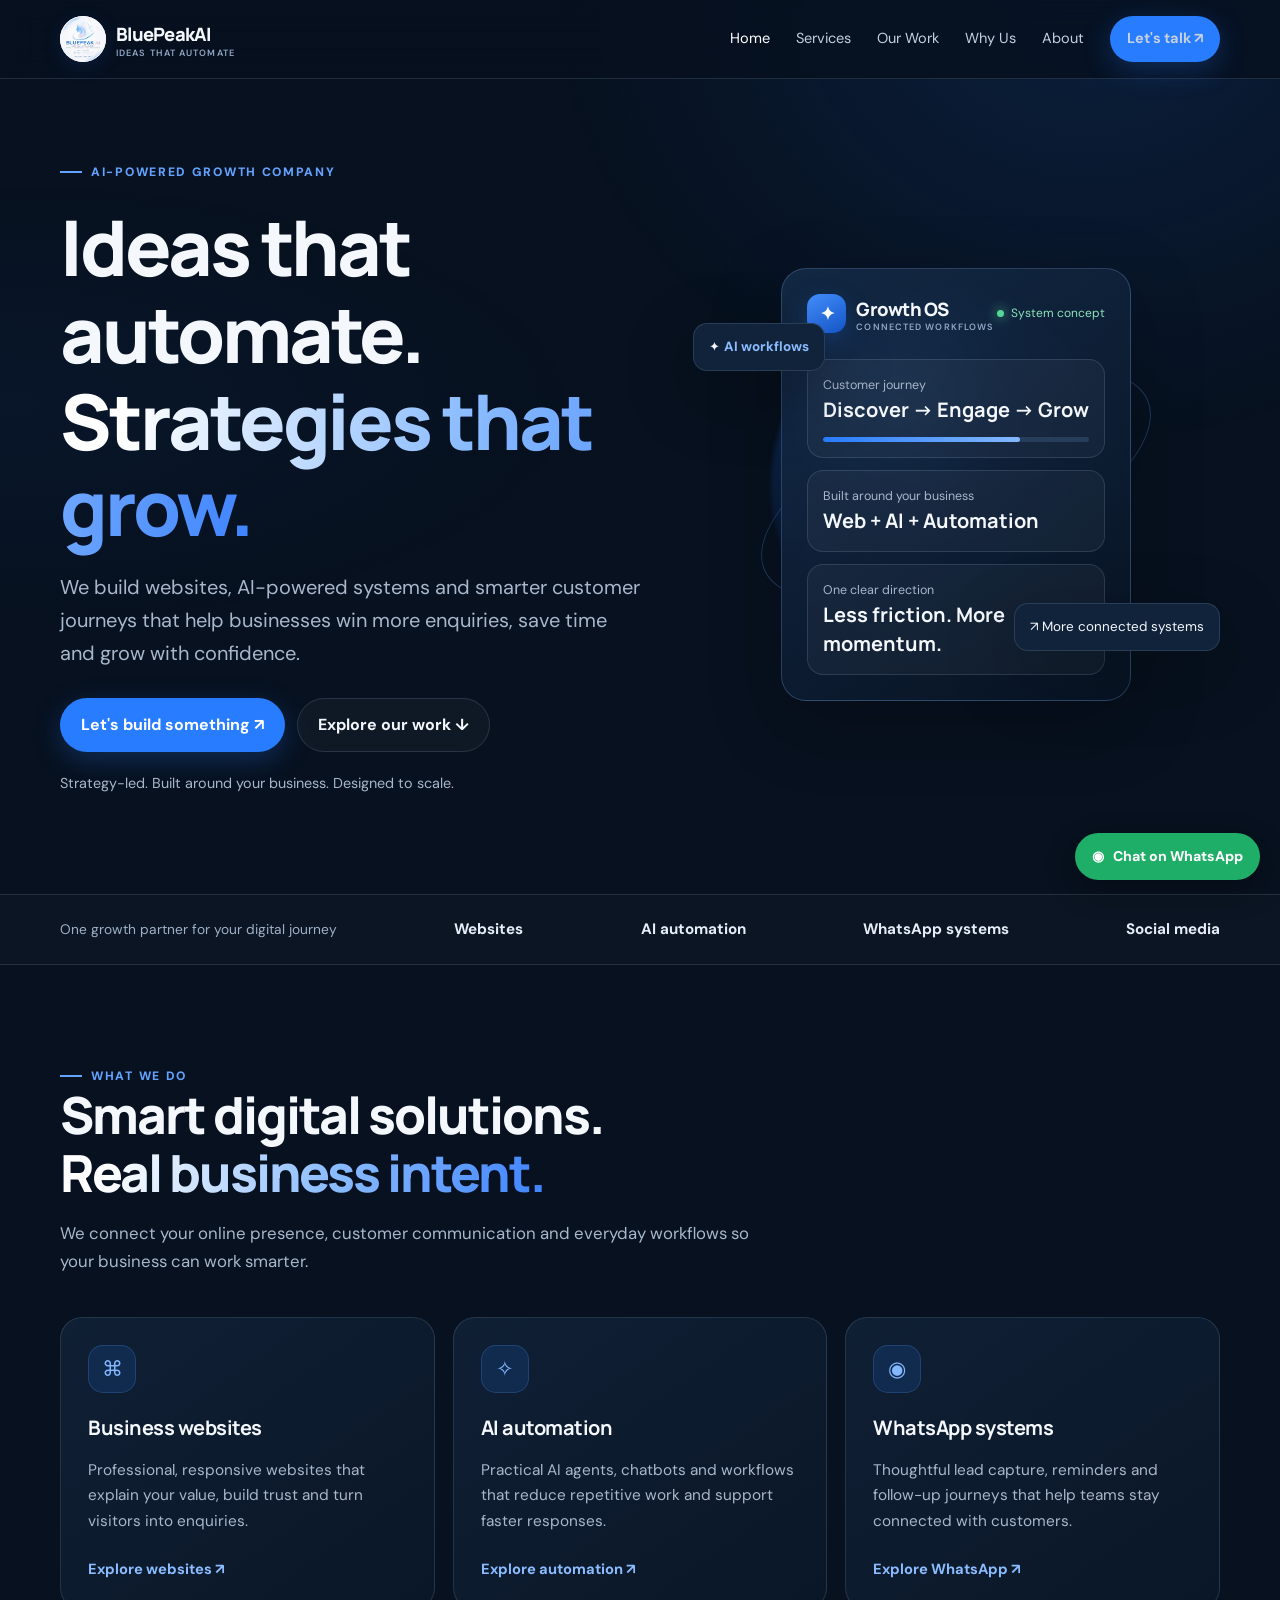
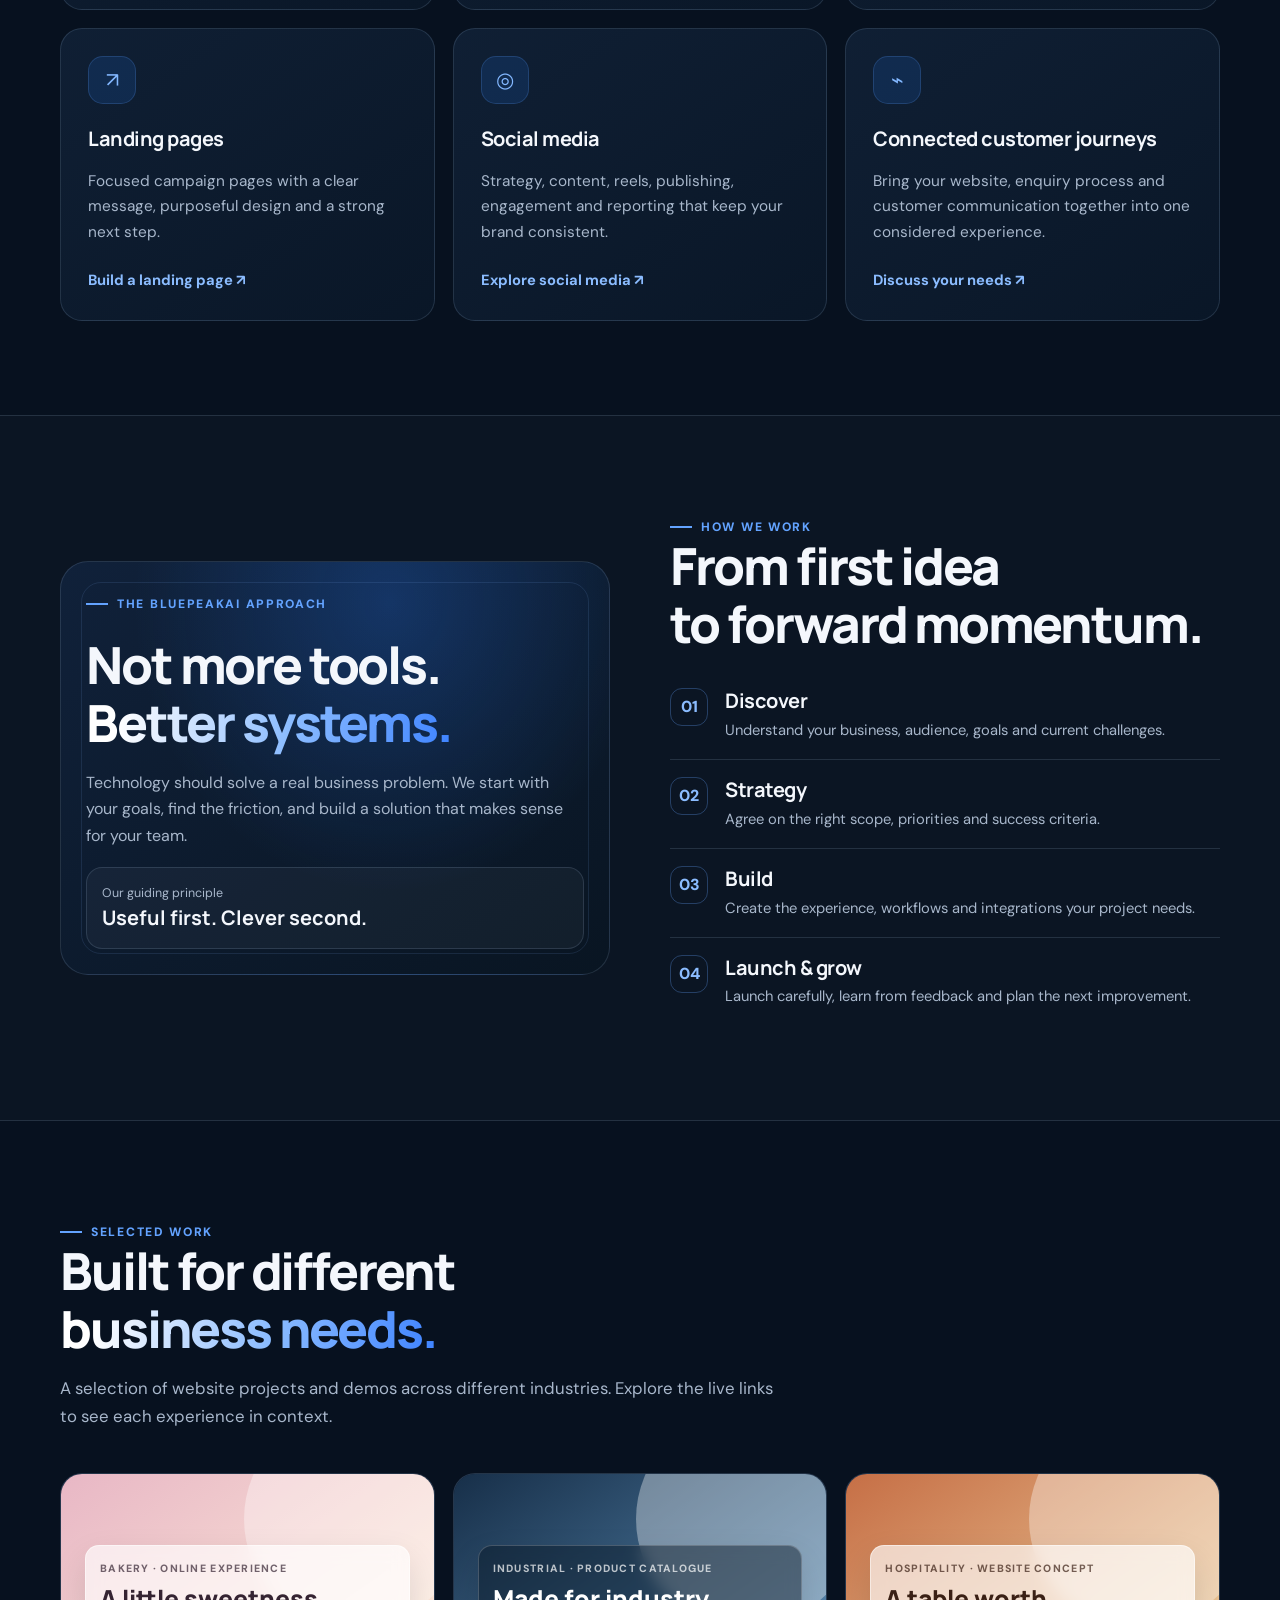
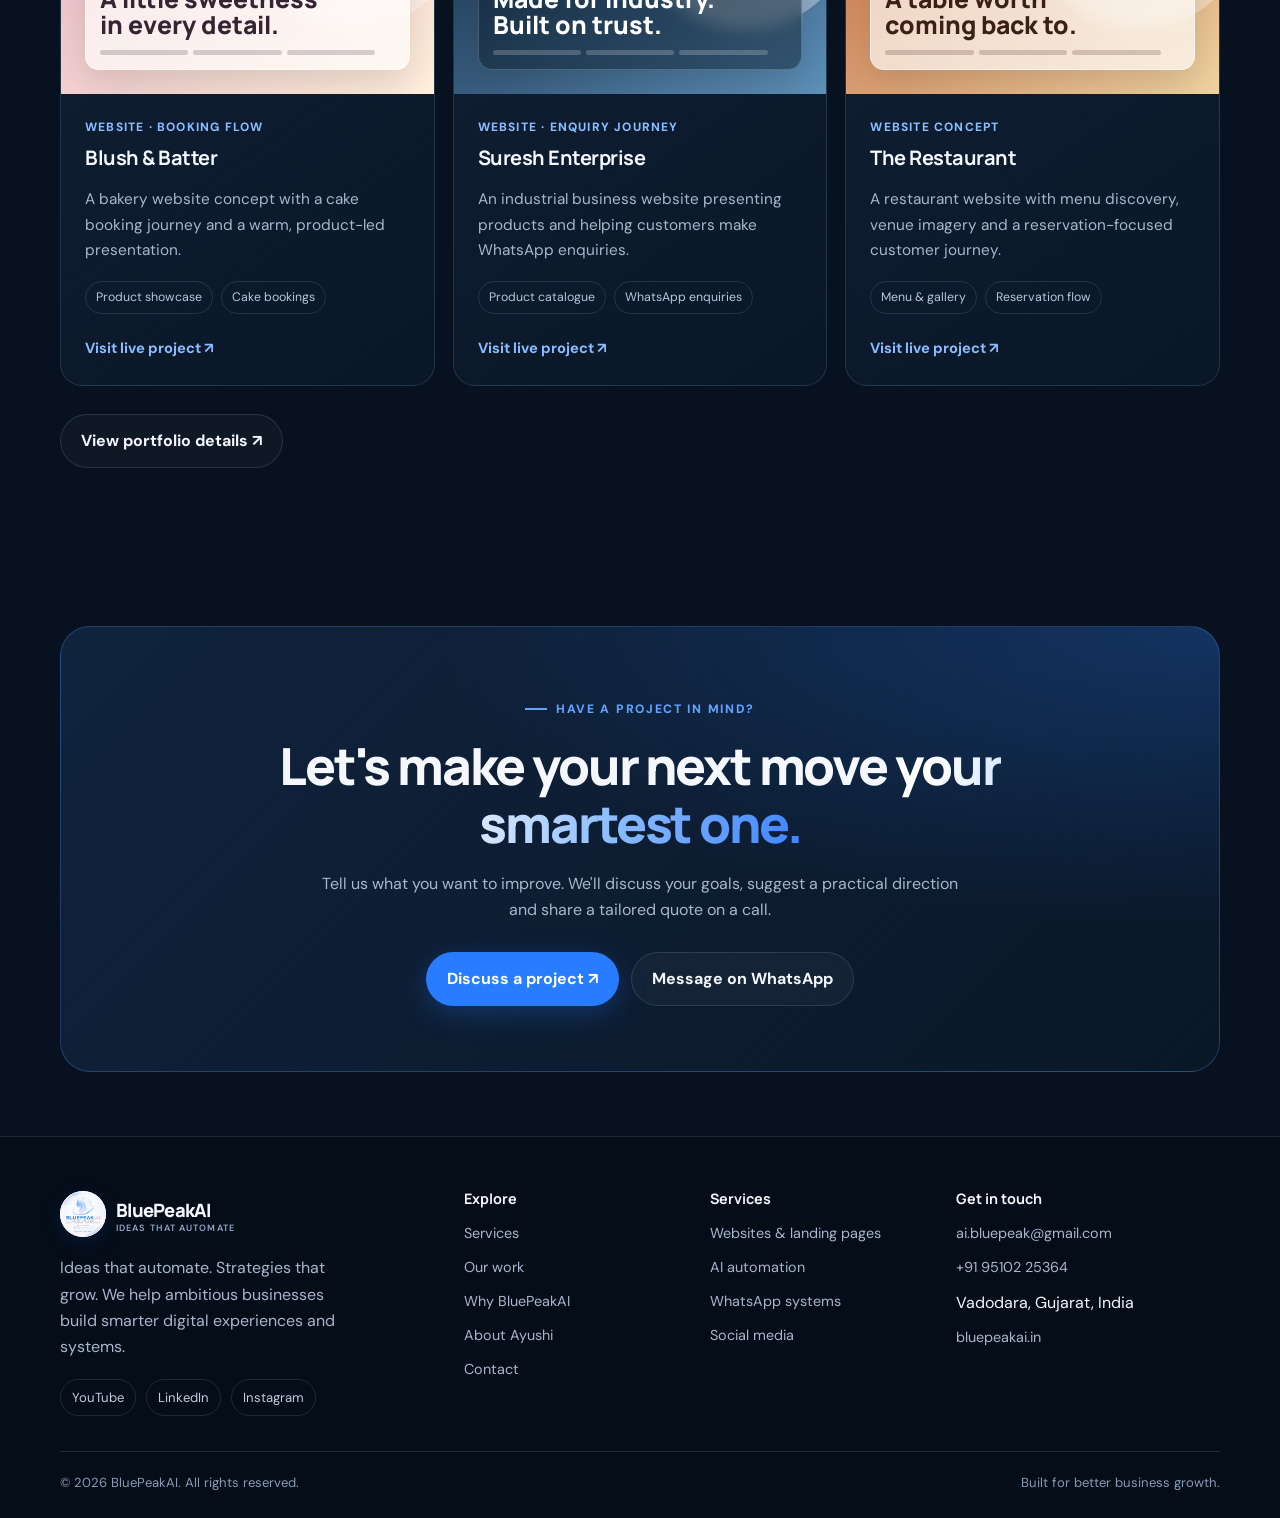
<file: index.html>
<!doctype html>
<html lang="en"><head>
<meta charset="utf-8"><meta name="viewport" content="width=device-width,initial-scale=1">
<title>BluePeakAI | AI Automation, Websites & Business Growth</title>
<meta name="description" content="BluePeakAI helps businesses grow with high-converting websites, AI automation, chatbots, WhatsApp systems and social media services. Based in Vadodara, India.">
<meta name="robots" content="index,follow"><link rel="canonical" href="https://bluepeakai.in/">
<meta name="theme-color" content="#07111f"><meta property="og:type" content="website"><meta property="og:title" content="BluePeakAI | Ideas that automate. Strategies that grow."><meta property="og:description" content="Websites, AI automation and intelligent systems for business growth."><meta property="og:url" content="https://bluepeakai.in/">
<link rel="icon" href="assets/favicon.svg" type="image/svg+xml"><link rel="stylesheet" href="assets/styles.css">
<script type="application/ld+json">{"@context":"https://schema.org","@type":"ProfessionalService","name":"BluePeakAI","url":"https://bluepeakai.in/","description":"AI-powered growth company offering websites, AI automation, chatbots, WhatsApp systems and social media services.","email":"ai.bluepeak@gmail.com","telephone":"+91-95102-25364","founder":{"@type":"Person","name":"Ayushi Krunal Shah"},"address":{"@type":"PostalAddress","addressLocality":"Vadodara","addressRegion":"Gujarat","addressCountry":"IN"}}</script>
</head><body><a class="skip-link" href="#main" style="position:absolute;left:-9999px;top:auto">Skip to content</a>
<div class="nav-wrap"><div class="container nav">
  <a class="brand" href="index.html" aria-label="BluePeakAI home">
    <img class="brand-logo" src="assets/bluepeakai-logo.jpg" alt="BluePeakAI logo"><span class="brand-wordmark">BluePeakAI<small>IDEAS THAT AUTOMATE</small></span>
  </a>
  <button class="menu-toggle" type="button" aria-label="Open navigation menu" aria-expanded="false">☰</button>
  <nav class="nav-links" aria-label="Main navigation">
    <a data-page="index.html" href="index.html">Home</a>
    <a data-page="services.html" href="services.html">Services</a>
    <a data-page="work.html" href="work.html">Our Work</a>
    <a data-page="why-us.html" href="why-us.html">Why Us</a><a data-page="about.html" href="about.html">About</a>
    <a class="btn btn-primary nav-cta" data-page="contact.html" href="contact.html">Let's talk ↗</a>
  </nav>
</div></div><main id="main">
<section class="hero"><div class="container hero-grid"><div class="hero-copy reveal"><span class="eyebrow">AI-powered growth company</span><h1>Ideas that automate.<br><span class="gradient-text">Strategies that grow.</span></h1><p class="lead">We build websites, AI-powered systems and smarter customer journeys that help businesses win more enquiries, save time and grow with confidence.</p><div class="btn-row"><a class="btn btn-primary" href="contact.html">Let's build something ↗</a><a class="btn btn-secondary" href="work.html">Explore our work ↓</a></div><p class="small" style="margin-top:20px">Strategy-led. Built around your business. Designed to scale.</p></div>
<div class="hero-art reveal" aria-label="Illustration of connected AI business systems"><div class="orb"></div><div class="orbit one"></div><div class="orbit two"></div><div class="orbit three"></div><div class="float-tag tag-a">✦ <b>AI workflows</b></div><div class="float-tag tag-b">↗ More connected systems</div><div class="core-card"><div class="core-top"><div class="brand"><span class="brand-mark">✦</span><span>Growth OS<small>CONNECTED WORKFLOWS</small></span></div><span class="live">System concept</span></div><div class="metric"><span>Customer journey</span><strong>Discover → Engage → Grow</strong><div class="metric-bar"><i></i></div></div><div class="metric"><span>Built around your business</span><strong>Web + AI + Automation</strong></div><div class="metric"><span>One clear direction</span><strong>Less friction. More momentum.</strong></div></div></div></div></section>
<div class="trust-strip"><div class="container trust-inner"><span>One growth partner for your digital journey</span><strong>Websites</strong><strong>AI automation</strong><strong>WhatsApp systems</strong><strong>Social media</strong></div></div>
<section class="section"><div class="container"><div class="section-head reveal"><span class="eyebrow">What we do</span><h2>Smart digital solutions.<br><span class="gradient-text">Real business intent.</span></h2><p>We connect your online presence, customer communication and everyday workflows so your business can work smarter.</p></div><div class="grid-3">
<article class="card reveal"><div class="icon-box">⌘</div><h3>Business websites</h3><p>Professional, responsive websites that explain your value, build trust and turn visitors into enquiries.</p><a class="text-link" href="services.html#websites">Explore websites ↗</a></article>
<article class="card reveal"><div class="icon-box">✧</div><h3>AI automation</h3><p>Practical AI agents, chatbots and workflows that reduce repetitive work and support faster responses.</p><a class="text-link" href="services.html#automation">Explore automation ↗</a></article>
<article class="card reveal"><div class="icon-box">◉</div><h3>WhatsApp systems</h3><p>Thoughtful lead capture, reminders and follow-up journeys that help teams stay connected with customers.</p><a class="text-link" href="services.html#whatsapp">Explore WhatsApp ↗</a></article>
<article class="card reveal"><div class="icon-box">↗</div><h3>Landing pages</h3><p>Focused campaign pages with a clear message, purposeful design and a strong next step.</p><a class="text-link" href="services.html#websites">Build a landing page ↗</a></article>
<article class="card reveal"><div class="icon-box">◎</div><h3>Social media</h3><p>Strategy, content, reels, publishing, engagement and reporting that keep your brand consistent.</p><a class="text-link" href="services.html#social">Explore social media ↗</a></article>
<article class="card reveal"><div class="icon-box">⌁</div><h3>Connected customer journeys</h3><p>Bring your website, enquiry process and customer communication together into one considered experience.</p><a class="text-link" href="contact.html">Discuss your needs ↗</a></article>
</div></div></section>
<section class="section" style="background:rgba(255,255,255,.018);border-block:1px solid var(--line)"><div class="container split"><div class="visual-panel reveal"><span class="eyebrow">The BluePeakAI approach</span><h2 style="margin-top:22px">Not more tools.<br><span class="gradient-text">Better systems.</span></h2><p>Technology should solve a real business problem. We start with your goals, find the friction, and build a solution that makes sense for your team.</p><div class="metric"><span>Our guiding principle</span><strong>Useful first. Clever second.</strong></div></div><div class="reveal"><span class="eyebrow">How we work</span><h2>From first idea<br>to forward momentum.</h2><div class="process-step"><span class="step-number">01</span><div><h3>Discover</h3><p>Understand your business, audience, goals and current challenges.</p></div></div><div class="process-step"><span class="step-number">02</span><div><h3>Strategy</h3><p>Agree on the right scope, priorities and success criteria.</p></div></div><div class="process-step"><span class="step-number">03</span><div><h3>Build</h3><p>Create the experience, workflows and integrations your project needs.</p></div></div><div class="process-step"><span class="step-number">04</span><div><h3>Launch & grow</h3><p>Launch carefully, learn from feedback and plan the next improvement.</p></div></div></div></div></section>
<section class="section"><div class="container"><div class="section-head reveal"><span class="eyebrow">Selected work</span><h2>Built for different<br><span class="gradient-text">business needs.</span></h2><p>A selection of website projects and demos across different industries. Explore the live links to see each experience in context.</p></div><div class="grid-3">
<article class="card project-card reveal"><div class="project-art"><div class="mock-window"><div class="mock-top">Bakery · Online experience</div><div class="mock-title">A little sweetness<br>in every detail.</div><div class="mock-lines"><i></i><i></i><i></i></div></div></div><div class="project-body"><div class="project-meta">Website · Booking flow</div><h3>Blush & Batter</h3><p>A bakery website concept with a cake booking journey and a warm, product-led presentation.</p><div class="tag-list"><span class="pill">Product showcase</span><span class="pill">Cake bookings</span></div><a class="text-link" href="https://bakery-mu-eosin.vercel.app/" target="_blank" rel="noopener">Visit live project ↗</a></div></article>
<article class="card project-card reveal"><div class="project-art industrial"><div class="mock-window"><div class="mock-top">Industrial · Product catalogue</div><div class="mock-title">Made for industry.<br>Built on trust.</div><div class="mock-lines"><i></i><i></i><i></i></div></div></div><div class="project-body"><div class="project-meta">Website · Enquiry journey</div><h3>Suresh Enterprise</h3><p>An industrial business website presenting products and helping customers make WhatsApp enquiries.</p><div class="tag-list"><span class="pill">Product catalogue</span><span class="pill">WhatsApp enquiries</span></div><a class="text-link" href="https://sureshenterprise.in" target="_blank" rel="noopener">Visit live project ↗</a></div></article>
<article class="card project-card reveal"><div class="project-art restaurant"><div class="mock-window"><div class="mock-top">Hospitality · Website concept</div><div class="mock-title">A table worth<br>coming back to.</div><div class="mock-lines"><i></i><i></i><i></i></div></div></div><div class="project-body"><div class="project-meta">Website concept</div><h3>The Restaurant</h3><p>A restaurant website with menu discovery, venue imagery and a reservation-focused customer journey.</p><div class="tag-list"><span class="pill">Menu & gallery</span><span class="pill">Reservation flow</span></div><a class="text-link" href="https://restaurant-gamma-ivory.vercel.app/" target="_blank" rel="noopener noreferrer">Visit live project ↗</a></div></article>
</div><div class="btn-row"><a class="btn btn-secondary" href="work.html">View portfolio details ↗</a></div></div></section>
<section class="section-sm"><div class="container"><div class="cta-panel reveal"><span class="eyebrow">Have a project in mind?</span><h2 style="margin-top:18px">Let's make your next move <span class="gradient-text">your smartest one.</span></h2><p>Tell us what you want to improve. We'll discuss your goals, suggest a practical direction and share a tailored quote on a call.</p><div class="btn-row" style="justify-content:center"><a class="btn btn-primary" href="contact.html">Discuss a project ↗</a><a class="btn btn-secondary" href="https://wa.me/919510225364?text=Hi%20BluePeakAI%2C%20I%27d%20like%20to%20discuss%20a%20project." target="_blank" rel="noopener">Message on WhatsApp</a></div></div></div></section>
</main><footer class="footer"><div class="container">
  <div class="footer-grid">
    <div><a class="brand" href="index.html"><img class="brand-logo" src="assets/bluepeakai-logo.jpg" alt="BluePeakAI logo"><span class="brand-wordmark">BluePeakAI<small>IDEAS THAT AUTOMATE</small></span></a>
      <p style="margin-top:18px;max-width:300px">Ideas that automate. Strategies that grow. We help ambitious businesses build smarter digital experiences and systems.</p>
      <div class="social-row"><a href="https://www.youtube.com/@BusinessByAyushi" target="_blank" rel="noopener">YouTube</a><a href="https://www.linkedin.com/in/ayushi-shah-a05116354" target="_blank" rel="noopener">LinkedIn</a><a href="https://www.instagram.com/businessby_ayushi" target="_blank" rel="noopener">Instagram</a></div>
    </div>
    <div><h4>Explore</h4><div class="footer-links"><a href="services.html">Services</a><a href="work.html">Our work</a><a href="why-us.html">Why BluePeakAI</a><a href="about.html">About Ayushi</a><a href="contact.html">Contact</a></div></div>
    <div><h4>Services</h4><div class="footer-links"><a href="services.html#websites">Websites & landing pages</a><a href="services.html#automation">AI automation</a><a href="services.html#whatsapp">WhatsApp systems</a><a href="services.html#social">Social media</a></div></div>
    <div><h4>Get in touch</h4><div class="footer-links"><a href="mailto:ai.bluepeak@gmail.com">ai.bluepeak@gmail.com</a><a href="https://wa.me/919510225364" target="_blank" rel="noopener">+91 95102 25364</a><span>Vadodara, Gujarat, India</span><a href="https://bluepeakai.in">bluepeakai.in</a></div></div>
  </div>
  <div class="footer-bottom"><span>© <span data-year>2026</span> BluePeakAI. All rights reserved.</span><span>Built for better business growth.</span></div>
</div></footer>
<a class="whatsapp-float" href="https://wa.me/919510225364?text=Hi%20BluePeakAI%2C%20I%27d%20like%20to%20discuss%20a%20project." target="_blank" rel="noopener" aria-label="Chat with BluePeakAI on WhatsApp">◉ <span>Chat on WhatsApp</span></a>
<script src="assets/script.js" defer></script></body></html>
</file>
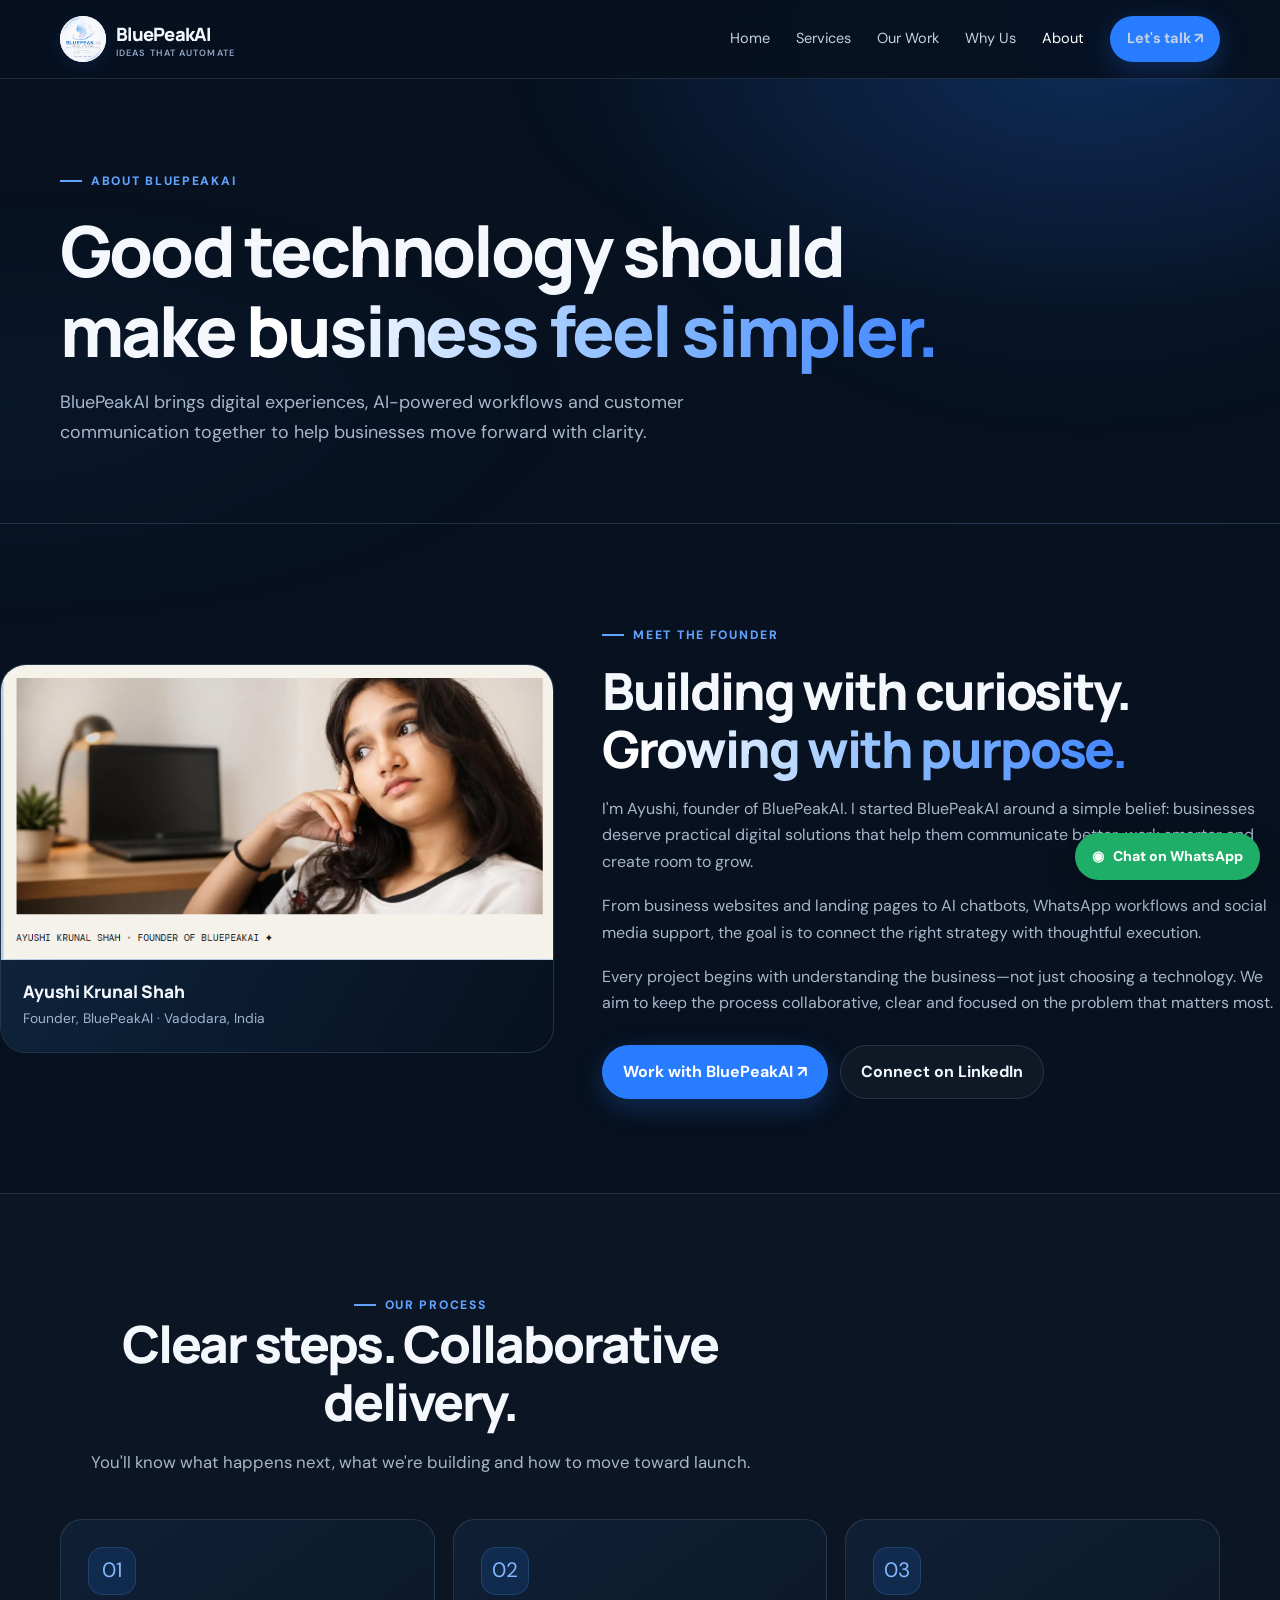
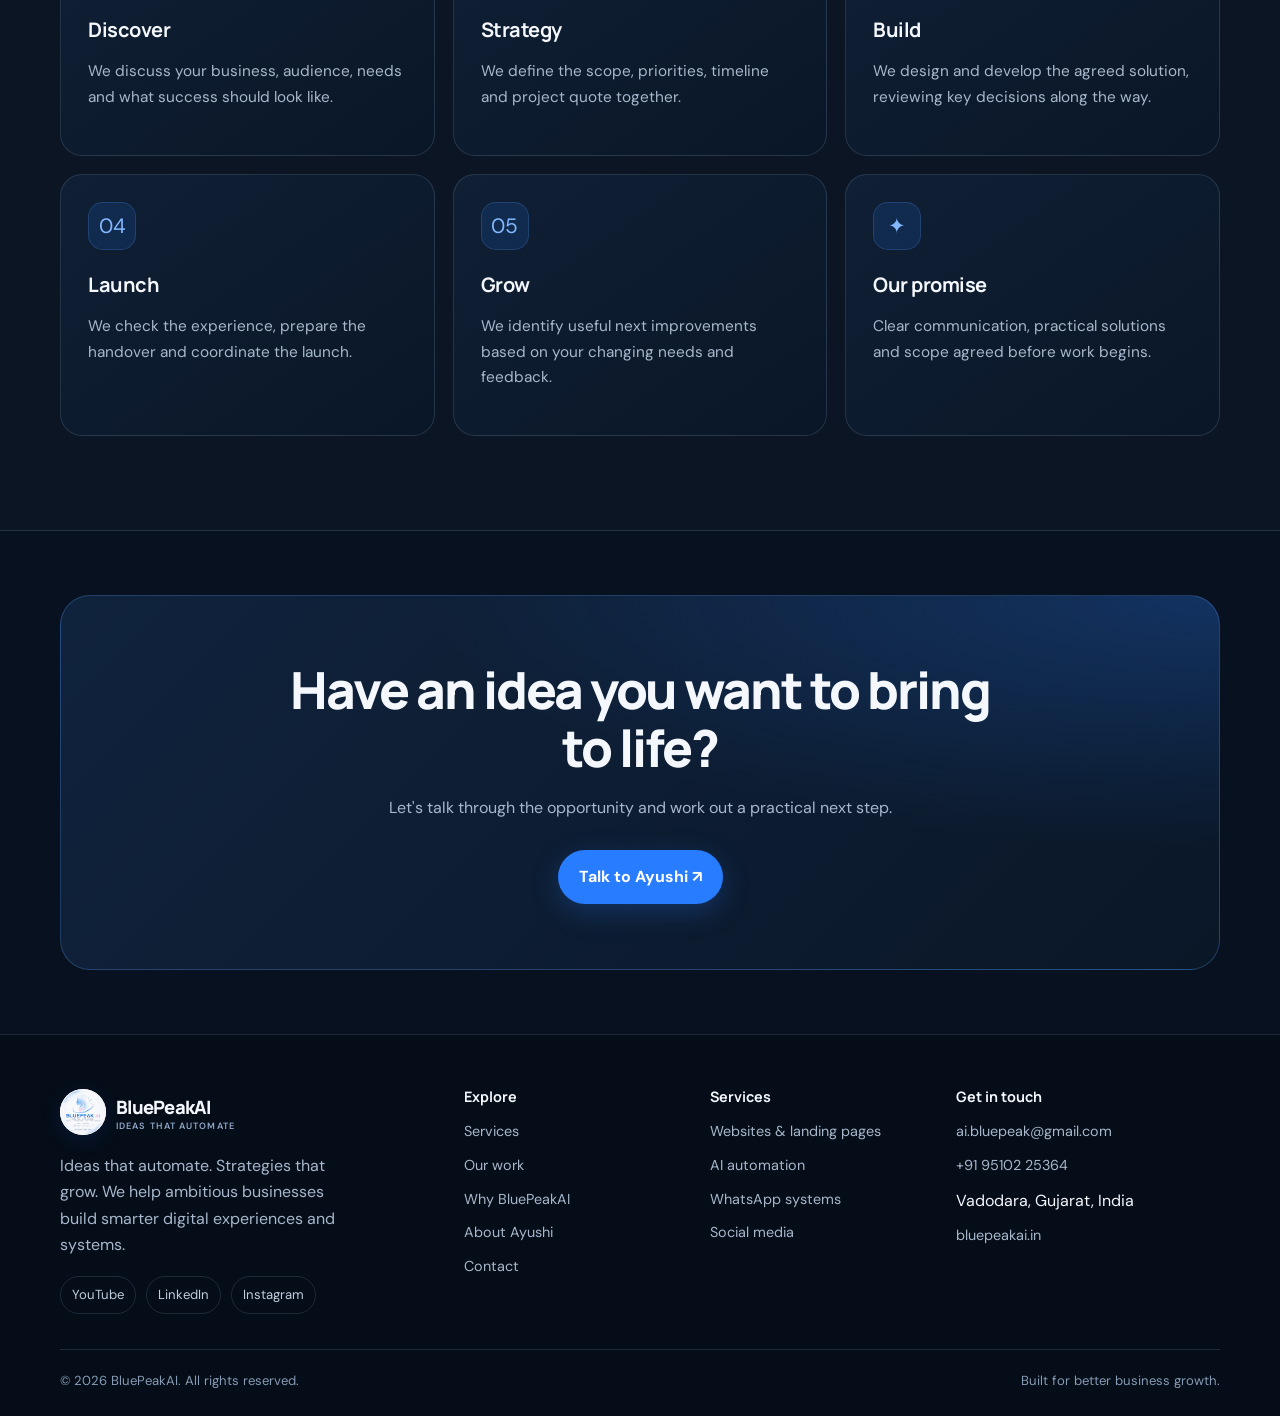
<file: about.html>
<!doctype html>
<html lang="en"><head><meta charset="utf-8"><meta name="viewport" content="width=device-width,initial-scale=1"><title>About the Founder | BluePeakAI</title><meta name="description" content="Meet Ayushi Krunal Shah, founder of BluePeakAI, an AI-powered growth company based in Vadodara, Gujarat."><link rel="canonical" href="https://bluepeakai.in/about.html"><meta name="theme-color" content="#07111f"><meta property="og:image" content="https://bluepeakai.in/assets/bluepeakai-logo.jpg"><link rel="icon" href="assets/favicon.svg" type="image/svg+xml"><link rel="stylesheet" href="assets/styles.css"></head><body><a class="skip-link" href="#main" style="position:absolute;left:-9999px;top:auto">Skip to content</a>
<div class="nav-wrap"><div class="container nav">
  <a class="brand" href="index.html" aria-label="BluePeakAI home">
    <img class="brand-logo" src="assets/bluepeakai-logo.jpg" alt="BluePeakAI logo"><span class="brand-wordmark">BluePeakAI<small>IDEAS THAT AUTOMATE</small></span>
  </a>
  <button class="menu-toggle" type="button" aria-label="Open navigation menu" aria-expanded="false">☰</button>
  <nav class="nav-links" aria-label="Main navigation">
    <a data-page="index.html" href="index.html">Home</a>
    <a data-page="services.html" href="services.html">Services</a>
    <a data-page="work.html" href="work.html">Our Work</a>
    <a data-page="why-us.html" href="why-us.html">Why Us</a><a data-page="about.html" href="about.html">About</a>
    <a class="btn btn-primary nav-cta" data-page="contact.html" href="contact.html">Let's talk ↗</a>
  </nav>
</div></div><main id="main">
<section class="page-hero"><div class="container"><span class="eyebrow">About BluePeakAI</span><h1>Good technology should make <span class="gradient-text">business feel simpler.</span></h1><p>BluePeakAI brings digital experiences, AI-powered workflows and customer communication together to help businesses move forward with clarity.</p></div></section>
<section class="section"><div class="container founder-card"><div class="founder-visual founder-photo-wrap reveal"><img class="founder-photo" src="assets/ayushi-shah-founder.png" alt="Ayushi Krunal Shah, founder of BluePeakAI" loading="lazy"><div class="founder-photo-caption"><strong>Ayushi Krunal Shah</strong><span>Founder, BluePeakAI · Vadodara, India</span></div></div><div class="reveal"><span class="eyebrow">Meet the founder</span><h2 style="margin-top:17px">Building with curiosity.<br><span class="gradient-text">Growing with purpose.</span></h2><p>I'm Ayushi, founder of BluePeakAI. I started BluePeakAI around a simple belief: businesses deserve practical digital solutions that help them communicate better, work smarter and create room to grow.</p><p>From business websites and landing pages to AI chatbots, WhatsApp workflows and social media support, the goal is to connect the right strategy with thoughtful execution.</p><p>Every project begins with understanding the business—not just choosing a technology. We aim to keep the process collaborative, clear and focused on the problem that matters most.</p><div class="btn-row"><a class="btn btn-primary" href="contact.html">Work with BluePeakAI ↗</a><a class="btn btn-secondary" href="https://www.linkedin.com/in/ayushi-shah-a05116354" target="_blank" rel="noopener">Connect on LinkedIn</a></div></div></div></section>
<section class="section" style="background:rgba(255,255,255,.018);border-block:1px solid var(--line)"><div class="container"><div class="section-head center reveal"><span class="eyebrow">Our process</span><h2>Clear steps. Collaborative delivery.</h2><p>You'll know what happens next, what we're building and how to move toward launch.</p></div><div class="grid-3">
<div class="card reveal"><div class="icon-box">01</div><h3>Discover</h3><p>We discuss your business, audience, needs and what success should look like.</p></div>
<div class="card reveal"><div class="icon-box">02</div><h3>Strategy</h3><p>We define the scope, priorities, timeline and project quote together.</p></div>
<div class="card reveal"><div class="icon-box">03</div><h3>Build</h3><p>We design and develop the agreed solution, reviewing key decisions along the way.</p></div>
<div class="card reveal"><div class="icon-box">04</div><h3>Launch</h3><p>We check the experience, prepare the handover and coordinate the launch.</p></div>
<div class="card reveal"><div class="icon-box">05</div><h3>Grow</h3><p>We identify useful next improvements based on your changing needs and feedback.</p></div>
<div class="card reveal"><div class="icon-box">✦</div><h3>Our promise</h3><p>Clear communication, practical solutions and scope agreed before work begins.</p></div>
</div></div></section>
<section class="section-sm"><div class="container"><div class="cta-panel reveal"><h2>Have an idea you want to bring to life?</h2><p>Let's talk through the opportunity and work out a practical next step.</p><div class="btn-row" style="justify-content:center"><a class="btn btn-primary" href="contact.html">Talk to Ayushi ↗</a></div></div></div></section>
</main><footer class="footer"><div class="container">
  <div class="footer-grid">
    <div><a class="brand" href="index.html"><img class="brand-logo" src="assets/bluepeakai-logo.jpg" alt="BluePeakAI logo"><span class="brand-wordmark">BluePeakAI<small>IDEAS THAT AUTOMATE</small></span></a>
      <p style="margin-top:18px;max-width:300px">Ideas that automate. Strategies that grow. We help ambitious businesses build smarter digital experiences and systems.</p>
      <div class="social-row"><a href="https://www.youtube.com/@BusinessByAyushi" target="_blank" rel="noopener">YouTube</a><a href="https://www.linkedin.com/in/ayushi-shah-a05116354" target="_blank" rel="noopener">LinkedIn</a><a href="https://www.instagram.com/businessby_ayushi" target="_blank" rel="noopener">Instagram</a></div>
    </div>
    <div><h4>Explore</h4><div class="footer-links"><a href="services.html">Services</a><a href="work.html">Our work</a><a href="why-us.html">Why BluePeakAI</a><a href="about.html">About Ayushi</a><a href="contact.html">Contact</a></div></div>
    <div><h4>Services</h4><div class="footer-links"><a href="services.html#websites">Websites & landing pages</a><a href="services.html#automation">AI automation</a><a href="services.html#whatsapp">WhatsApp systems</a><a href="services.html#social">Social media</a></div></div>
    <div><h4>Get in touch</h4><div class="footer-links"><a href="mailto:ai.bluepeak@gmail.com">ai.bluepeak@gmail.com</a><a href="https://wa.me/919510225364" target="_blank" rel="noopener">+91 95102 25364</a><span>Vadodara, Gujarat, India</span><a href="https://bluepeakai.in">bluepeakai.in</a></div></div>
  </div>
  <div class="footer-bottom"><span>© <span data-year>2026</span> BluePeakAI. All rights reserved.</span><span>Built for better business growth.</span></div>
</div></footer>
<a class="whatsapp-float" href="https://wa.me/919510225364?text=Hi%20BluePeakAI%2C%20I%27d%20like%20to%20discuss%20a%20project." target="_blank" rel="noopener" aria-label="Chat with BluePeakAI on WhatsApp">◉ <span>Chat on WhatsApp</span></a>
<script src="assets/script.js" defer></script></body></html>
</file>
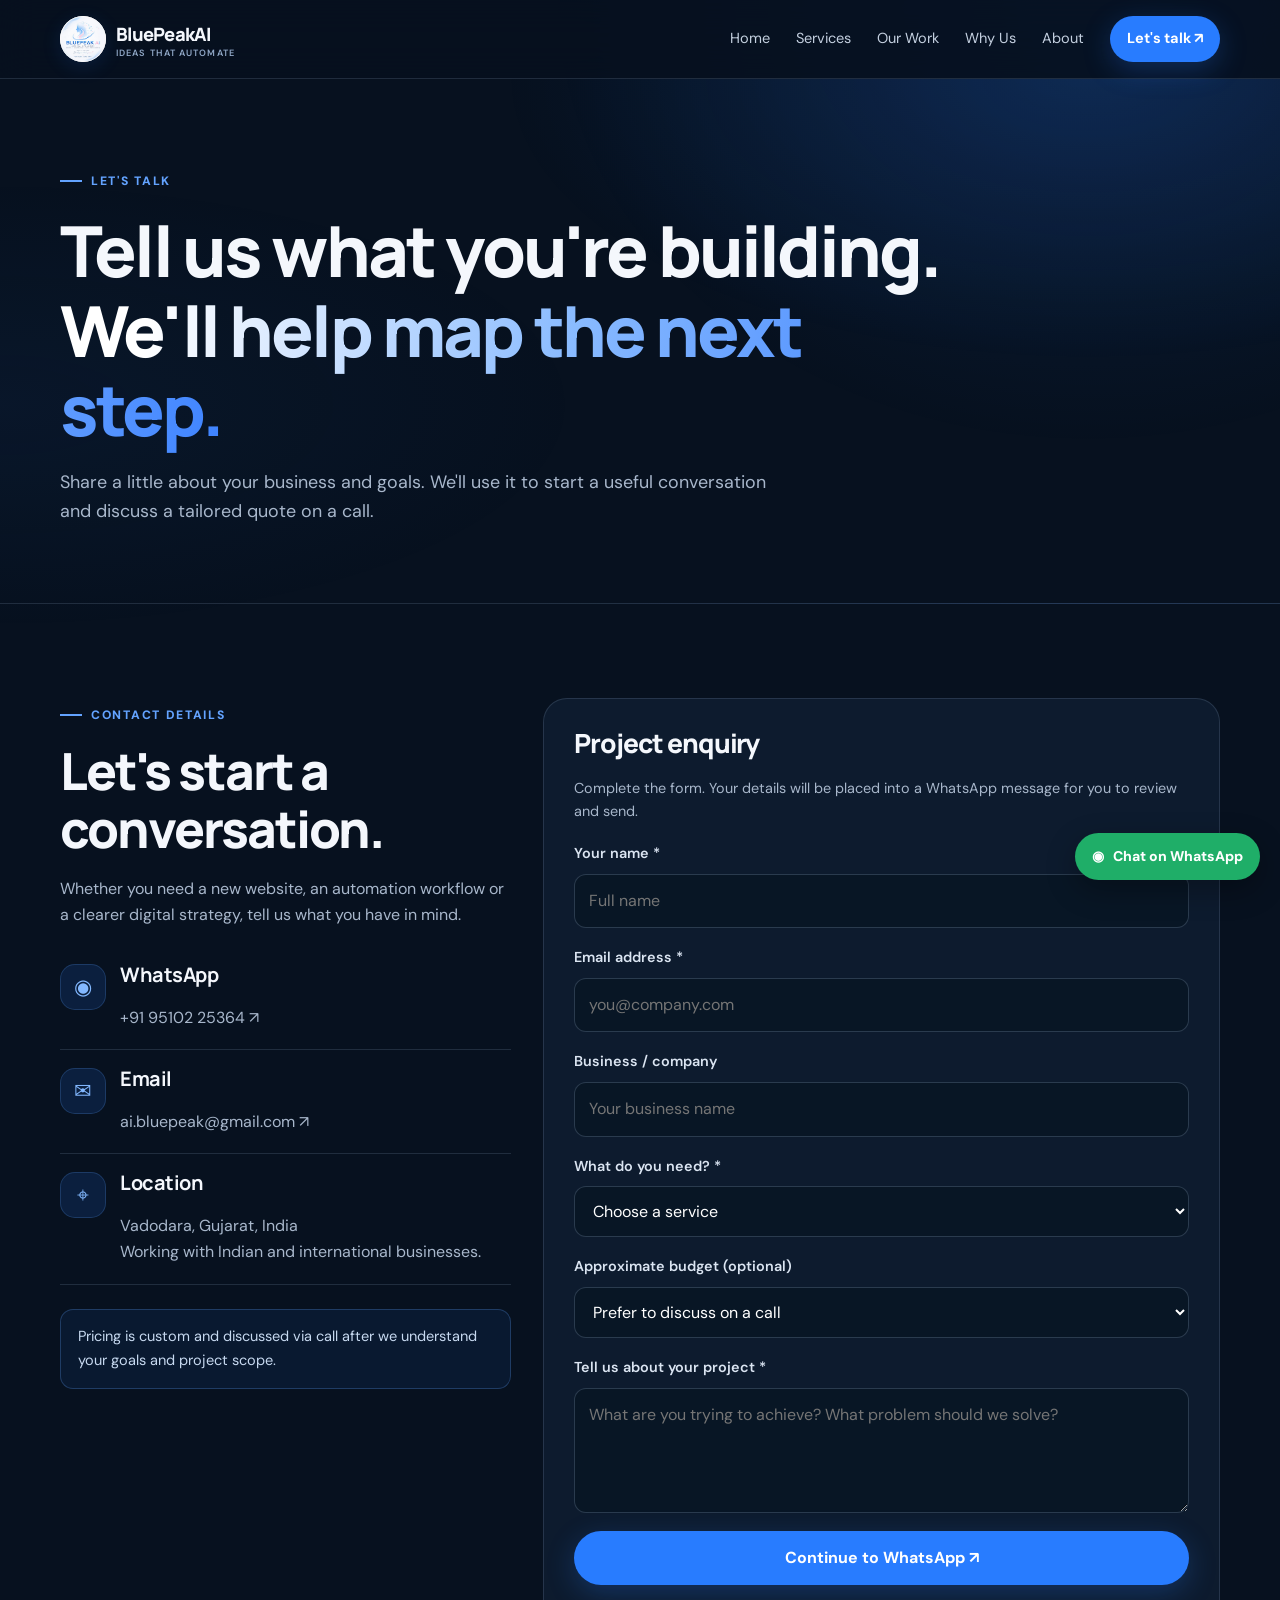
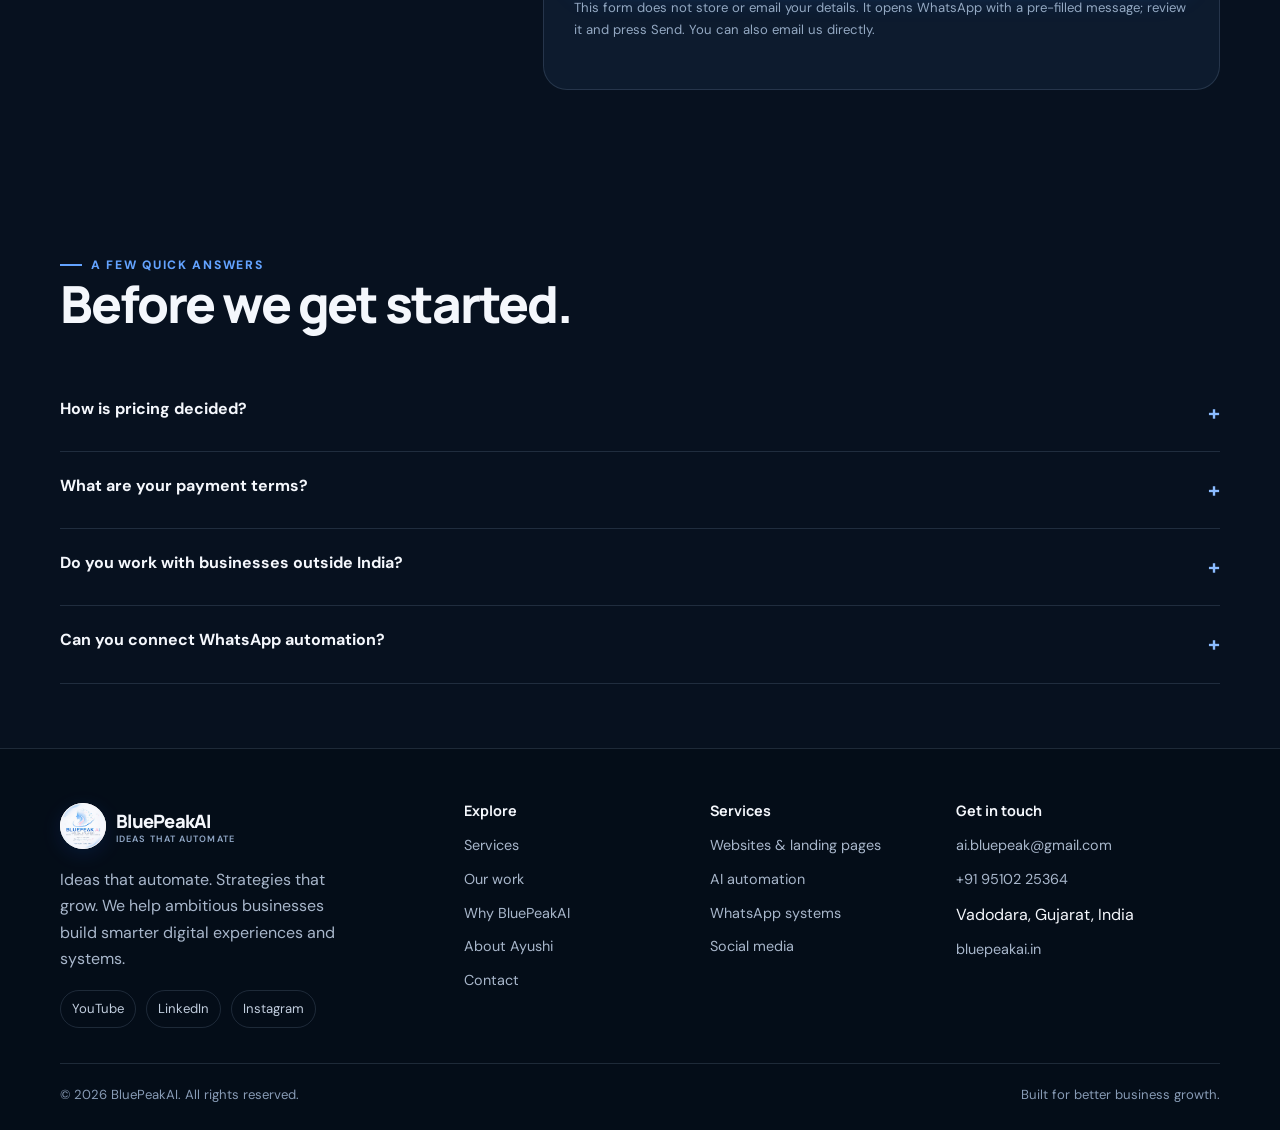
<file: contact.html>
<!doctype html>
<html lang="en"><head><meta charset="utf-8"><meta name="viewport" content="width=device-width,initial-scale=1"><title>Contact BluePeakAI | Discuss Your Project</title><meta name="description" content="Contact BluePeakAI in Vadodara, India to discuss a website, AI automation, chatbot, WhatsApp system or social media project. Custom pricing is discussed on a call."><link rel="canonical" href="https://bluepeakai.in/contact.html"><meta name="theme-color" content="#07111f"><meta property="og:image" content="https://bluepeakai.in/assets/bluepeakai-logo.jpg"><link rel="icon" href="assets/favicon.svg" type="image/svg+xml"><link rel="stylesheet" href="assets/styles.css"></head><body><a class="skip-link" href="#main" style="position:absolute;left:-9999px;top:auto">Skip to content</a>
<div class="nav-wrap"><div class="container nav">
  <a class="brand" href="index.html" aria-label="BluePeakAI home">
    <img class="brand-logo" src="assets/bluepeakai-logo.jpg" alt="BluePeakAI logo"><span class="brand-wordmark">BluePeakAI<small>IDEAS THAT AUTOMATE</small></span>
  </a>
  <button class="menu-toggle" type="button" aria-label="Open navigation menu" aria-expanded="false">☰</button>
  <nav class="nav-links" aria-label="Main navigation">
    <a data-page="index.html" href="index.html">Home</a>
    <a data-page="services.html" href="services.html">Services</a>
    <a data-page="work.html" href="work.html">Our Work</a>
    <a data-page="why-us.html" href="why-us.html">Why Us</a><a data-page="about.html" href="about.html">About</a>
    <a class="btn btn-primary nav-cta" data-page="contact.html" href="contact.html">Let's talk ↗</a>
  </nav>
</div></div><main id="main">
<section class="page-hero"><div class="container"><span class="eyebrow">Let's talk</span><h1>Tell us what you're building. <span class="gradient-text">We'll help map the next step.</span></h1><p>Share a little about your business and goals. We'll use it to start a useful conversation and discuss a tailored quote on a call.</p></div></section>
<section class="section"><div class="container form-wrap"><div class="reveal"><span class="eyebrow">Contact details</span><h2 style="margin-top:17px">Let's start a conversation.</h2><p>Whether you need a new website, an automation workflow or a clearer digital strategy, tell us what you have in mind.</p>
<div class="contact-method"><div class="icon-box">◉</div><div><h3>WhatsApp</h3><p style="margin:0"><a href="https://wa.me/919510225364" target="_blank" rel="noopener">+91 95102 25364 ↗</a></p></div></div>
<div class="contact-method"><div class="icon-box">✉</div><div><h3>Email</h3><p style="margin:0"><a href="mailto:ai.bluepeak@gmail.com">ai.bluepeak@gmail.com ↗</a></p></div></div>
<div class="contact-method"><div class="icon-box">⌖</div><div><h3>Location</h3><p style="margin:0">Vadodara, Gujarat, India<br>Working with Indian and international businesses.</p></div></div>
<div class="notice" style="margin-top:24px">Pricing is custom and discussed via call after we understand your goals and project scope.</div>
</div>
<div class="form-card reveal"><h2 style="font-size:1.65rem">Project enquiry</h2><p class="small">Complete the form. Your details will be placed into a WhatsApp message for you to review and send.</p>
<form id="contact-form">
<div class="field"><label for="name">Your name *</label><input id="name" name="name" autocomplete="name" required maxlength="100" placeholder="Full name"></div>
<div class="field"><label for="email">Email address *</label><input id="email" name="email" type="email" autocomplete="email" required maxlength="150" placeholder="you@company.com"></div>
<div class="field"><label for="business">Business / company</label><input id="business" name="business" autocomplete="organization" maxlength="150" placeholder="Your business name"></div>
<div class="field"><label for="service">What do you need? *</label><select id="service" name="service" required><option value="">Choose a service</option><option>Business website</option><option>Landing page</option><option>AI automation</option><option>AI chatbot</option><option>WhatsApp system</option><option>Social media</option><option>Multiple services / not sure yet</option></select></div>
<div class="field"><label for="budget">Approximate budget (optional)</label><select id="budget" name="budget"><option value="">Prefer to discuss on a call</option><option>Under ₹25,000</option><option>₹25,000–₹50,000</option><option>₹50,000–₹1,00,000</option><option>₹1,00,000+</option><option>International project / quote in another currency</option></select></div>
<div class="field"><label for="message">Tell us about your project *</label><textarea id="message" name="message" required minlength="10" maxlength="2000" placeholder="What are you trying to achieve? What problem should we solve?"></textarea></div>
<button class="btn btn-primary" type="submit" style="width:100%">Continue to WhatsApp ↗</button>
<p class="form-note">This form does not store or email your details. It opens WhatsApp with a pre-filled message; review it and press Send. You can also email us directly.</p><p id="form-status" class="small" role="status" aria-live="polite"></p>
</form></div></div></section>
<section class="section-sm"><div class="container"><div class="section-head"><span class="eyebrow">A few quick answers</span><h2>Before we get started.</h2></div><details class="faq-item"><summary>How is pricing decided?</summary><p>Pricing depends on the scope, features, integrations and timeline. We discuss requirements on a call and provide a tailored quote.</p></details><details class="faq-item"><summary>What are your payment terms?</summary><p>The standard terms supplied by BluePeakAI are 50% advance to start and the final payment before launch. Domain and hosting are billed separately.</p></details><details class="faq-item"><summary>Do you work with businesses outside India?</summary><p>Yes, BluePeakAI is open to working with Indian and international clients. Project scope and communication arrangements are agreed before work begins.</p></details><details class="faq-item"><summary>Can you connect WhatsApp automation?</summary><p>We can plan click-to-WhatsApp journeys and, where appropriate, integrations using supported business APIs. Availability and approval requirements depend on the platform and use case.</p></details></div></section>
</main><footer class="footer"><div class="container">
  <div class="footer-grid">
    <div><a class="brand" href="index.html"><img class="brand-logo" src="assets/bluepeakai-logo.jpg" alt="BluePeakAI logo"><span class="brand-wordmark">BluePeakAI<small>IDEAS THAT AUTOMATE</small></span></a>
      <p style="margin-top:18px;max-width:300px">Ideas that automate. Strategies that grow. We help ambitious businesses build smarter digital experiences and systems.</p>
      <div class="social-row"><a href="https://www.youtube.com/@BusinessByAyushi" target="_blank" rel="noopener">YouTube</a><a href="https://www.linkedin.com/in/ayushi-shah-a05116354" target="_blank" rel="noopener">LinkedIn</a><a href="https://www.instagram.com/businessby_ayushi" target="_blank" rel="noopener">Instagram</a></div>
    </div>
    <div><h4>Explore</h4><div class="footer-links"><a href="services.html">Services</a><a href="work.html">Our work</a><a href="why-us.html">Why BluePeakAI</a><a href="about.html">About Ayushi</a><a href="contact.html">Contact</a></div></div>
    <div><h4>Services</h4><div class="footer-links"><a href="services.html#websites">Websites & landing pages</a><a href="services.html#automation">AI automation</a><a href="services.html#whatsapp">WhatsApp systems</a><a href="services.html#social">Social media</a></div></div>
    <div><h4>Get in touch</h4><div class="footer-links"><a href="mailto:ai.bluepeak@gmail.com">ai.bluepeak@gmail.com</a><a href="https://wa.me/919510225364" target="_blank" rel="noopener">+91 95102 25364</a><span>Vadodara, Gujarat, India</span><a href="https://bluepeakai.in">bluepeakai.in</a></div></div>
  </div>
  <div class="footer-bottom"><span>© <span data-year>2026</span> BluePeakAI. All rights reserved.</span><span>Built for better business growth.</span></div>
</div></footer>
<a class="whatsapp-float" href="https://wa.me/919510225364?text=Hi%20BluePeakAI%2C%20I%27d%20like%20to%20discuss%20a%20project." target="_blank" rel="noopener" aria-label="Chat with BluePeakAI on WhatsApp">◉ <span>Chat on WhatsApp</span></a>
<script src="assets/script.js" defer></script></body></html>
</file>
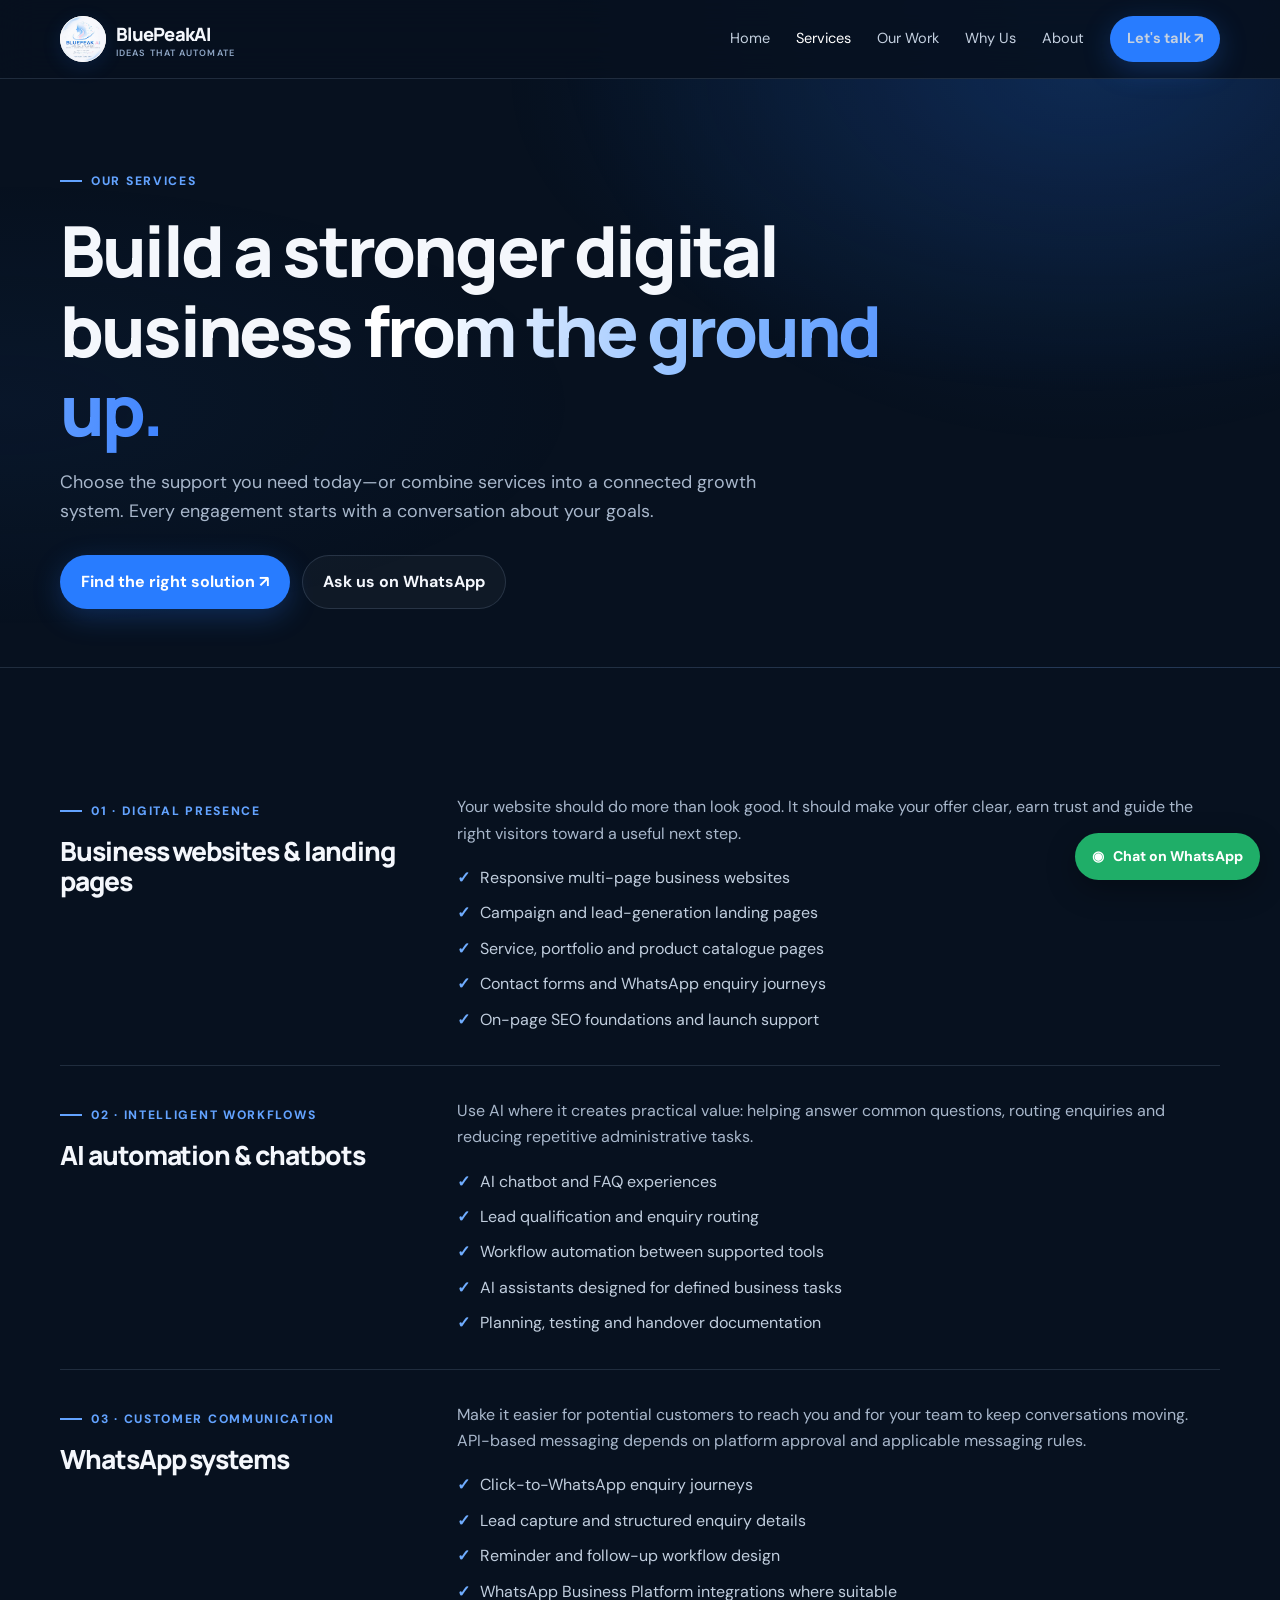
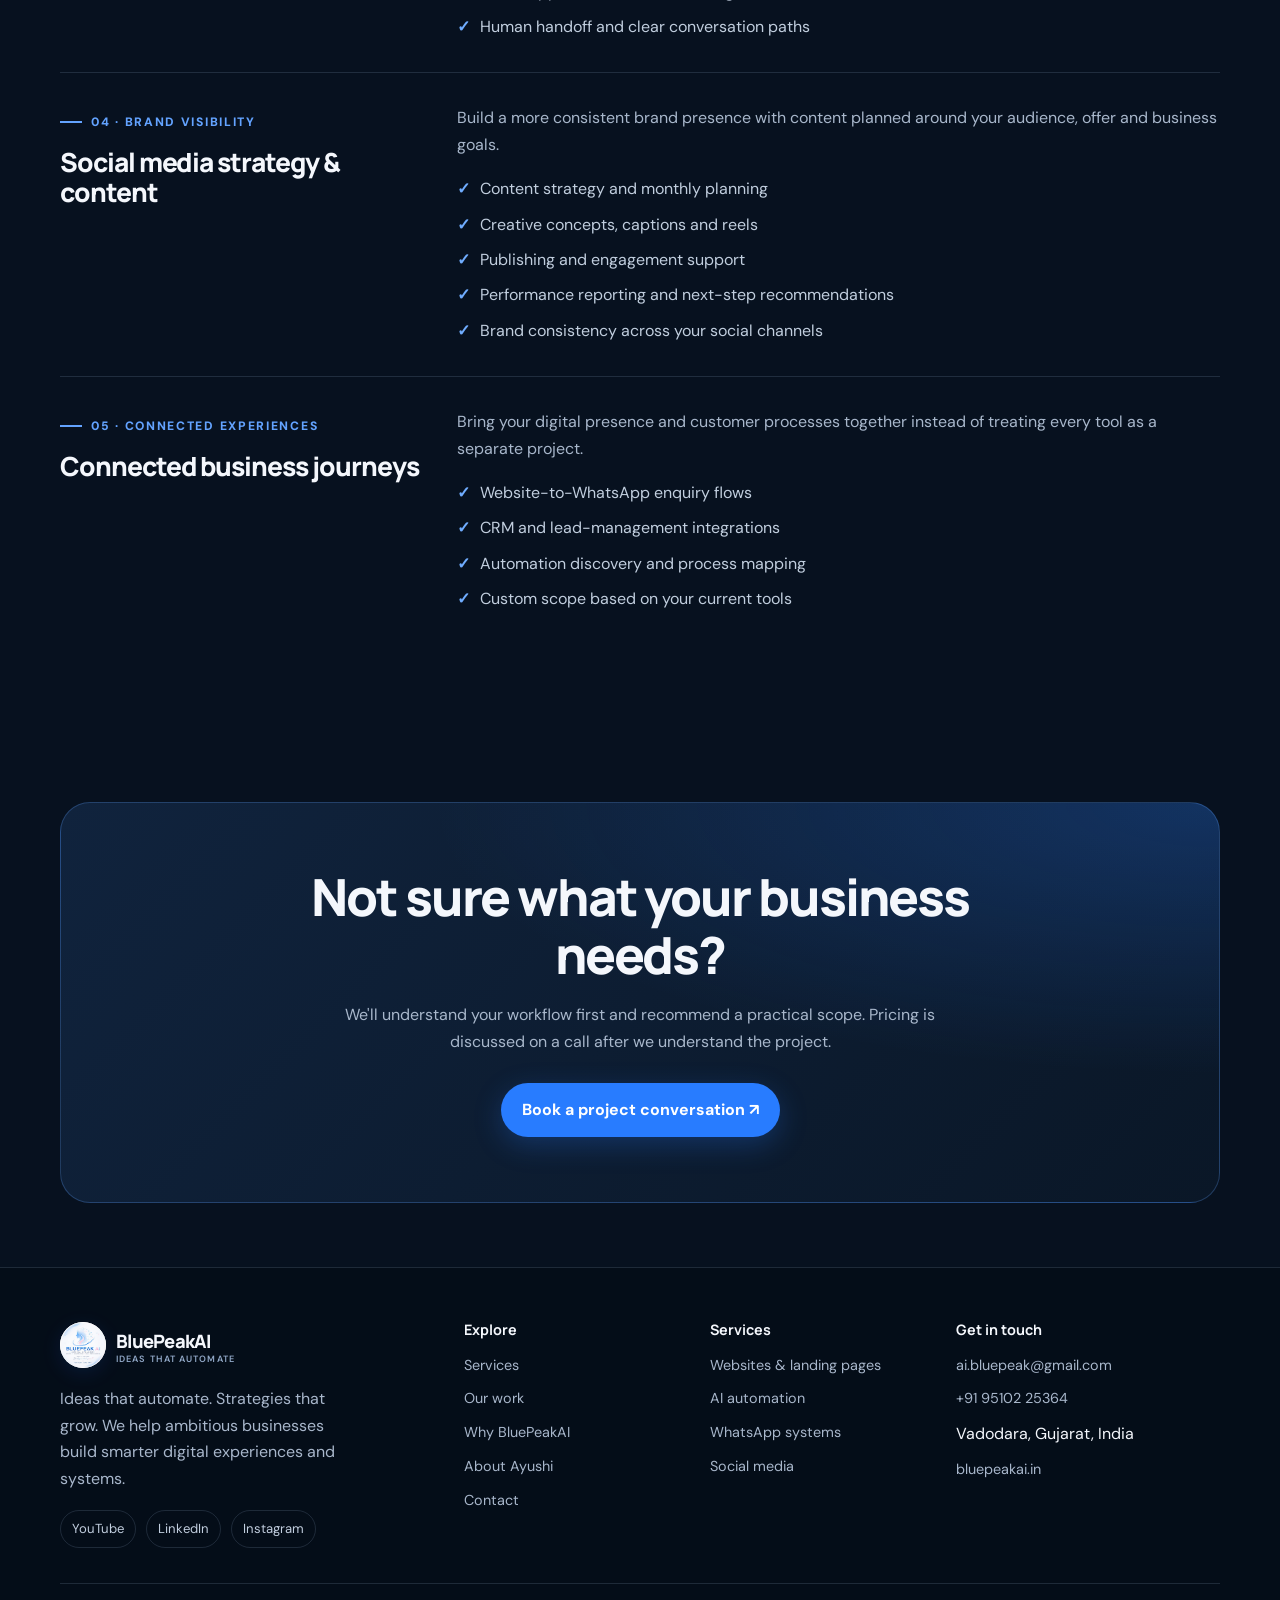
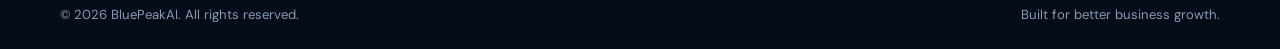
<file: services.html>
<!doctype html>
<html lang="en"><head><meta charset="utf-8"><meta name="viewport" content="width=device-width,initial-scale=1"><title>Services | BluePeakAI</title><meta name="description" content="Explore BluePeakAI services: business websites, landing pages, AI automation, chatbots, WhatsApp systems and social media services."><link rel="canonical" href="https://bluepeakai.in/services.html"><meta name="theme-color" content="#07111f"><meta property="og:image" content="https://bluepeakai.in/assets/bluepeakai-logo.jpg"><link rel="icon" href="assets/favicon.svg" type="image/svg+xml"><link rel="stylesheet" href="assets/styles.css"></head><body><a class="skip-link" href="#main" style="position:absolute;left:-9999px;top:auto">Skip to content</a>
<div class="nav-wrap"><div class="container nav">
  <a class="brand" href="index.html" aria-label="BluePeakAI home">
    <img class="brand-logo" src="assets/bluepeakai-logo.jpg" alt="BluePeakAI logo"><span class="brand-wordmark">BluePeakAI<small>IDEAS THAT AUTOMATE</small></span>
  </a>
  <button class="menu-toggle" type="button" aria-label="Open navigation menu" aria-expanded="false">☰</button>
  <nav class="nav-links" aria-label="Main navigation">
    <a data-page="index.html" href="index.html">Home</a>
    <a data-page="services.html" href="services.html">Services</a>
    <a data-page="work.html" href="work.html">Our Work</a>
    <a data-page="why-us.html" href="why-us.html">Why Us</a><a data-page="about.html" href="about.html">About</a>
    <a class="btn btn-primary nav-cta" data-page="contact.html" href="contact.html">Let's talk ↗</a>
  </nav>
</div></div><main id="main">
<section class="page-hero"><div class="container"><span class="eyebrow">Our services</span><h1>Build a stronger digital business <span class="gradient-text">from the ground up.</span></h1><p>Choose the support you need today—or combine services into a connected growth system. Every engagement starts with a conversation about your goals.</p><div class="btn-row"><a class="btn btn-primary" href="contact.html">Find the right solution ↗</a><a class="btn btn-secondary" href="https://wa.me/919510225364" target="_blank" rel="noopener">Ask us on WhatsApp</a></div></div></section>
<section class="section"><div class="container">
<div class="service-detail reveal" id="websites"><div><span class="eyebrow">01 · Digital presence</span><h2 style="margin-top:16px">Business websites & landing pages</h2></div><div><p>Your website should do more than look good. It should make your offer clear, earn trust and guide the right visitors toward a useful next step.</p><ul class="check-list"><li>Responsive multi-page business websites</li><li>Campaign and lead-generation landing pages</li><li>Service, portfolio and product catalogue pages</li><li>Contact forms and WhatsApp enquiry journeys</li><li>On-page SEO foundations and launch support</li></ul></div></div>
<div class="service-detail reveal" id="automation"><div><span class="eyebrow">02 · Intelligent workflows</span><h2 style="margin-top:16px">AI automation & chatbots</h2></div><div><p>Use AI where it creates practical value: helping answer common questions, routing enquiries and reducing repetitive administrative tasks.</p><ul class="check-list"><li>AI chatbot and FAQ experiences</li><li>Lead qualification and enquiry routing</li><li>Workflow automation between supported tools</li><li>AI assistants designed for defined business tasks</li><li>Planning, testing and handover documentation</li></ul></div></div>
<div class="service-detail reveal" id="whatsapp"><div><span class="eyebrow">03 · Customer communication</span><h2 style="margin-top:16px">WhatsApp systems</h2></div><div><p>Make it easier for potential customers to reach you and for your team to keep conversations moving. API-based messaging depends on platform approval and applicable messaging rules.</p><ul class="check-list"><li>Click-to-WhatsApp enquiry journeys</li><li>Lead capture and structured enquiry details</li><li>Reminder and follow-up workflow design</li><li>WhatsApp Business Platform integrations where suitable</li><li>Human handoff and clear conversation paths</li></ul></div></div>
<div class="service-detail reveal" id="social"><div><span class="eyebrow">04 · Brand visibility</span><h2 style="margin-top:16px">Social media strategy & content</h2></div><div><p>Build a more consistent brand presence with content planned around your audience, offer and business goals.</p><ul class="check-list"><li>Content strategy and monthly planning</li><li>Creative concepts, captions and reels</li><li>Publishing and engagement support</li><li>Performance reporting and next-step recommendations</li><li>Brand consistency across your social channels</li></ul></div></div>
<div class="service-detail reveal" id="integration"><div><span class="eyebrow">05 · Connected experiences</span><h2 style="margin-top:16px">Connected business journeys</h2></div><div><p>Bring your digital presence and customer processes together instead of treating every tool as a separate project.</p><ul class="check-list"><li>Website-to-WhatsApp enquiry flows</li><li>CRM and lead-management integrations</li><li>Automation discovery and process mapping</li><li>Custom scope based on your current tools</li></ul></div></div>
</div></section>
<section class="section-sm"><div class="container"><div class="cta-panel reveal"><h2>Not sure what your business needs?</h2><p>We'll understand your workflow first and recommend a practical scope. Pricing is discussed on a call after we understand the project.</p><div class="btn-row" style="justify-content:center"><a class="btn btn-primary" href="contact.html">Book a project conversation ↗</a></div></div></div></section>
</main><footer class="footer"><div class="container">
  <div class="footer-grid">
    <div><a class="brand" href="index.html"><img class="brand-logo" src="assets/bluepeakai-logo.jpg" alt="BluePeakAI logo"><span class="brand-wordmark">BluePeakAI<small>IDEAS THAT AUTOMATE</small></span></a>
      <p style="margin-top:18px;max-width:300px">Ideas that automate. Strategies that grow. We help ambitious businesses build smarter digital experiences and systems.</p>
      <div class="social-row"><a href="https://www.youtube.com/@BusinessByAyushi" target="_blank" rel="noopener">YouTube</a><a href="https://www.linkedin.com/in/ayushi-shah-a05116354" target="_blank" rel="noopener">LinkedIn</a><a href="https://www.instagram.com/businessby_ayushi" target="_blank" rel="noopener">Instagram</a></div>
    </div>
    <div><h4>Explore</h4><div class="footer-links"><a href="services.html">Services</a><a href="work.html">Our work</a><a href="why-us.html">Why BluePeakAI</a><a href="about.html">About Ayushi</a><a href="contact.html">Contact</a></div></div>
    <div><h4>Services</h4><div class="footer-links"><a href="services.html#websites">Websites & landing pages</a><a href="services.html#automation">AI automation</a><a href="services.html#whatsapp">WhatsApp systems</a><a href="services.html#social">Social media</a></div></div>
    <div><h4>Get in touch</h4><div class="footer-links"><a href="mailto:ai.bluepeak@gmail.com">ai.bluepeak@gmail.com</a><a href="https://wa.me/919510225364" target="_blank" rel="noopener">+91 95102 25364</a><span>Vadodara, Gujarat, India</span><a href="https://bluepeakai.in">bluepeakai.in</a></div></div>
  </div>
  <div class="footer-bottom"><span>© <span data-year>2026</span> BluePeakAI. All rights reserved.</span><span>Built for better business growth.</span></div>
</div></footer>
<a class="whatsapp-float" href="https://wa.me/919510225364?text=Hi%20BluePeakAI%2C%20I%27d%20like%20to%20discuss%20a%20project." target="_blank" rel="noopener" aria-label="Chat with BluePeakAI on WhatsApp">◉ <span>Chat on WhatsApp</span></a>
<script src="assets/script.js" defer></script></body></html>
</file>
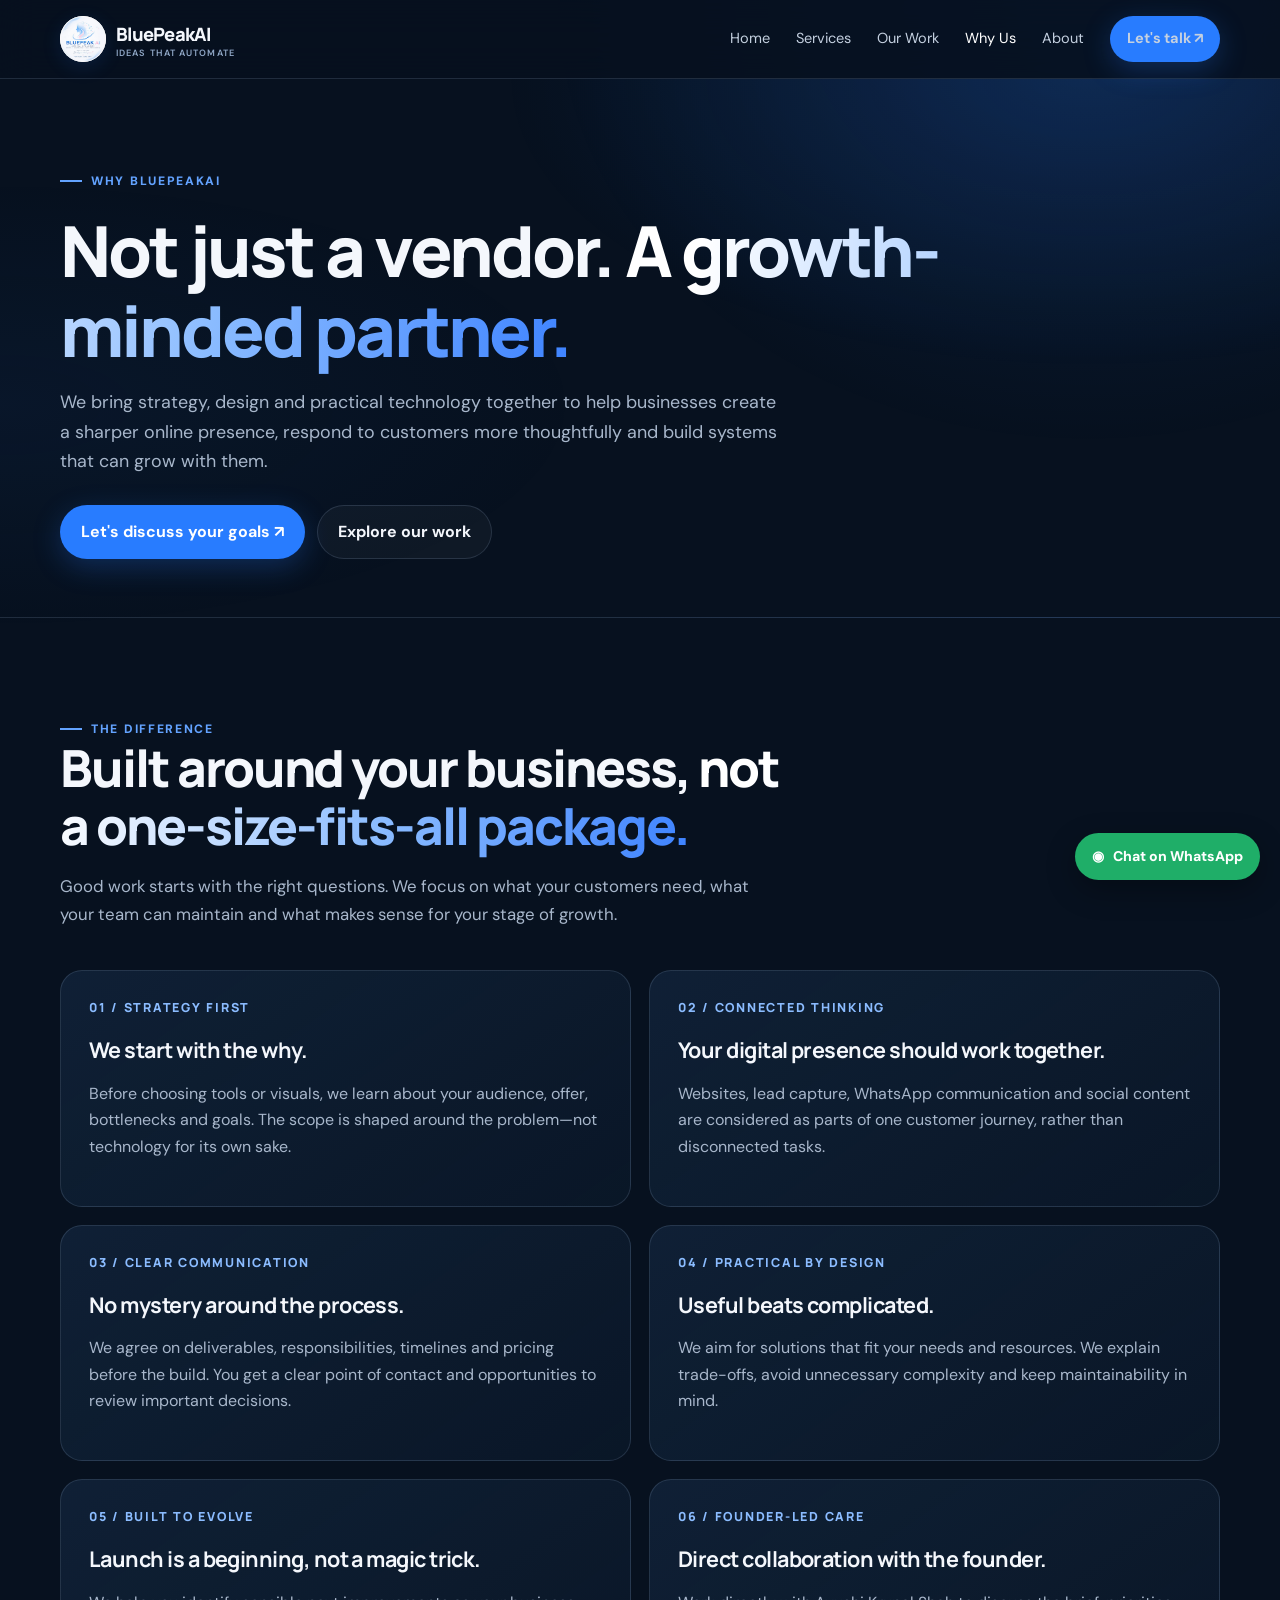
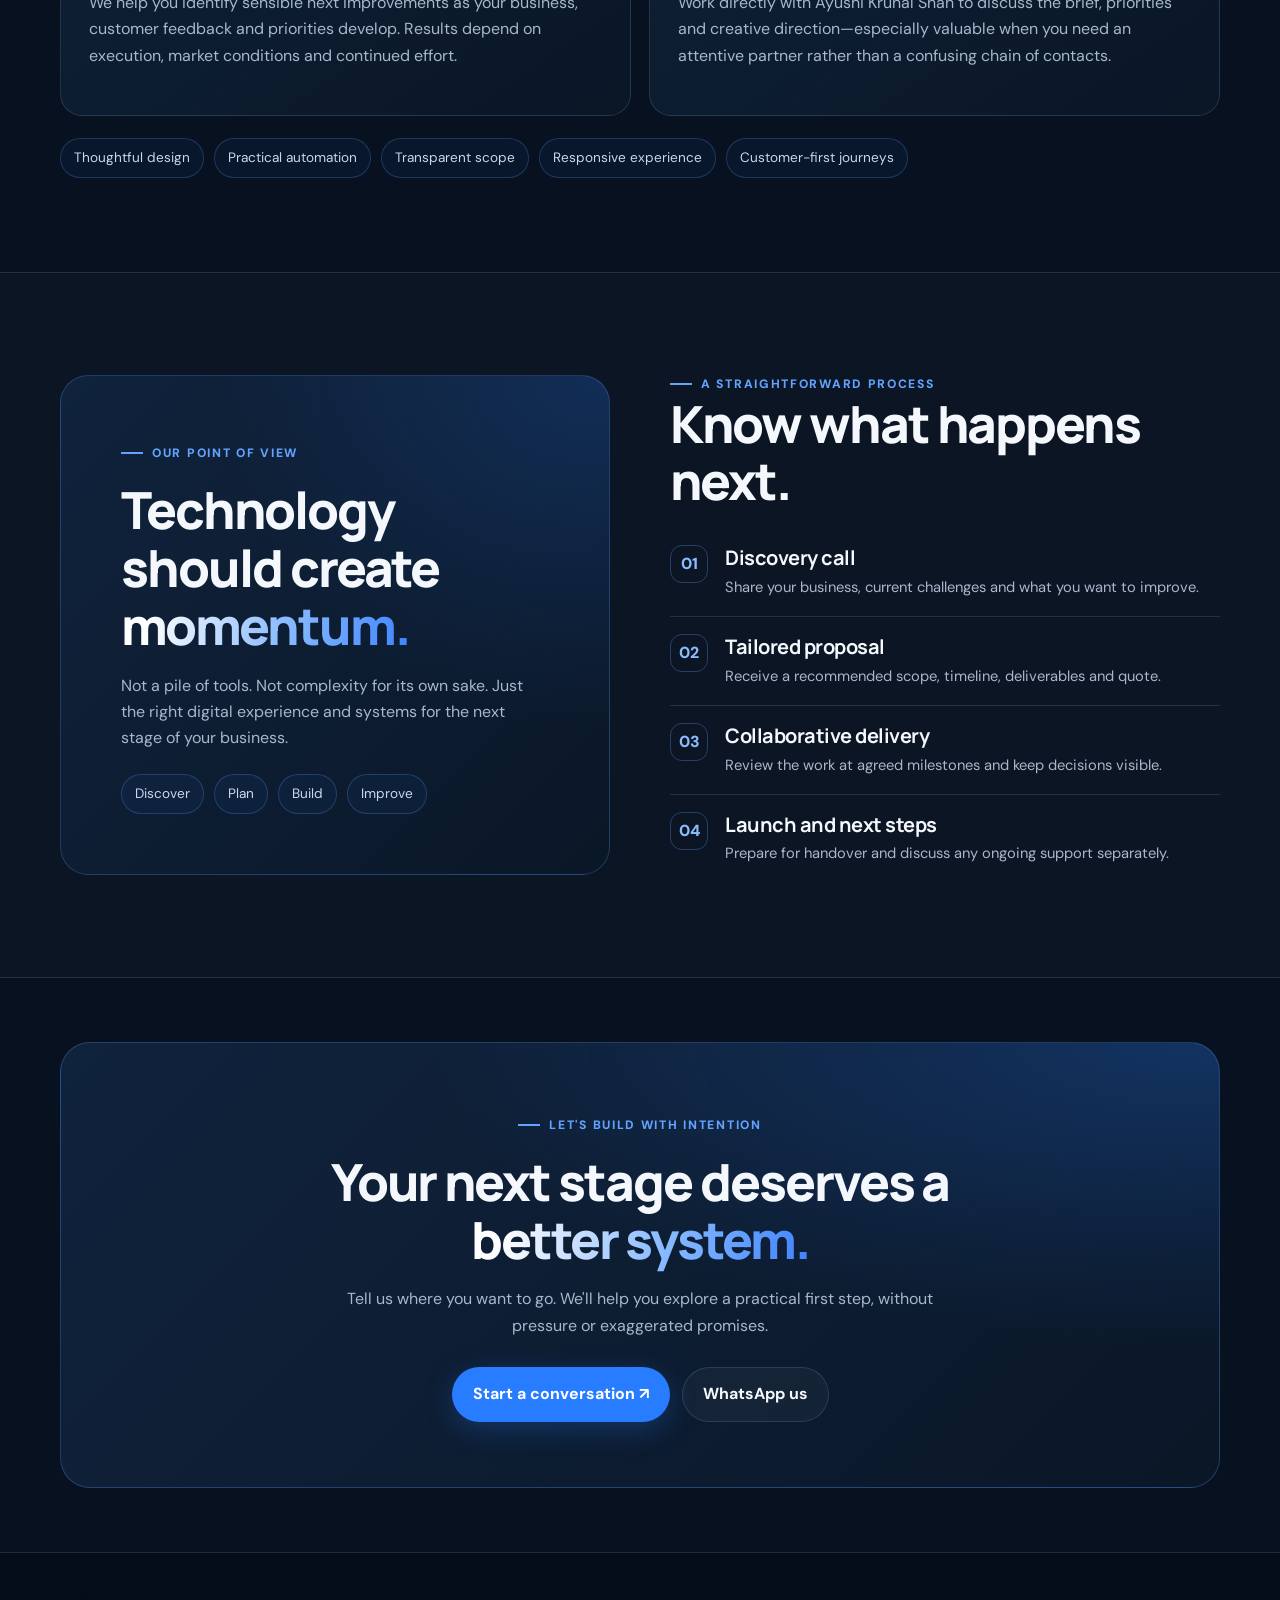
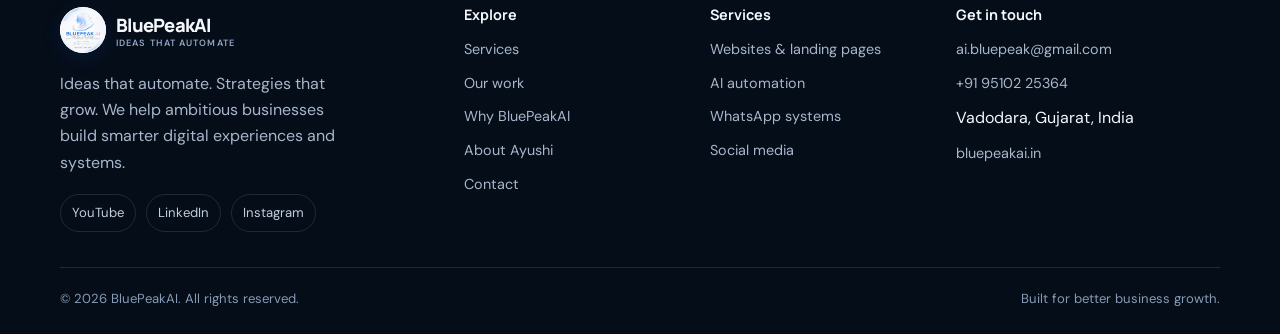
<file: why-us.html>
<!doctype html>
<html lang="en"><head><meta charset="utf-8"><meta name="viewport" content="width=device-width,initial-scale=1"><title>Why Choose BluePeakAI | Strategy, Design & Practical AI</title><meta name="description" content="Discover why BluePeakAI combines strategy, thoughtful design and practical AI systems to help businesses build better digital customer experiences."><link rel="canonical" href="https://bluepeakai.in/why-us.html"><meta name="theme-color" content="#07111f"><meta property="og:image" content="https://bluepeakai.in/assets/bluepeakai-logo.jpg"><link rel="icon" href="assets/favicon.svg" type="image/svg+xml"><link rel="stylesheet" href="assets/styles.css"></head><body><a class="skip-link" href="#main" style="position:absolute;left:-9999px;top:auto">Skip to content</a>
<div class="nav-wrap"><div class="container nav">
  <a class="brand" href="index.html" aria-label="BluePeakAI home">
    <img class="brand-logo" src="assets/bluepeakai-logo.jpg" alt="BluePeakAI logo"><span class="brand-wordmark">BluePeakAI<small>IDEAS THAT AUTOMATE</small></span>
  </a>
  <button class="menu-toggle" type="button" aria-label="Open navigation menu" aria-expanded="false">☰</button>
  <nav class="nav-links" aria-label="Main navigation">
    <a data-page="index.html" href="index.html">Home</a>
    <a data-page="services.html" href="services.html">Services</a>
    <a data-page="work.html" href="work.html">Our Work</a>
    <a data-page="why-us.html" href="why-us.html">Why Us</a><a data-page="about.html" href="about.html">About</a>
    <a class="btn btn-primary nav-cta" data-page="contact.html" href="contact.html">Let's talk ↗</a>
  </nav>
</div></div><main id="main">
<section class="page-hero"><div class="container"><span class="eyebrow">Why BluePeakAI</span><h1>Not just a vendor. <span class="gradient-text">A growth-minded partner.</span></h1><p>We bring strategy, design and practical technology together to help businesses create a sharper online presence, respond to customers more thoughtfully and build systems that can grow with them.</p><div class="btn-row"><a class="btn btn-primary" href="contact.html">Let's discuss your goals ↗</a><a class="btn btn-secondary" href="work.html">Explore our work</a></div></div></section>
<section class="section"><div class="container"><div class="section-head reveal"><span class="eyebrow">The difference</span><h2>Built around your business, <span class="gradient-text">not a one-size-fits-all package.</span></h2><p>Good work starts with the right questions. We focus on what your customers need, what your team can maintain and what makes sense for your stage of growth.</p></div><div class="why-grid">
<article class="why-card reveal"><div class="why-number">01 / STRATEGY FIRST</div><h3>We start with the why.</h3><p>Before choosing tools or visuals, we learn about your audience, offer, bottlenecks and goals. The scope is shaped around the problem—not technology for its own sake.</p></article>
<article class="why-card reveal"><div class="why-number">02 / CONNECTED THINKING</div><h3>Your digital presence should work together.</h3><p>Websites, lead capture, WhatsApp communication and social content are considered as parts of one customer journey, rather than disconnected tasks.</p></article>
<article class="why-card reveal"><div class="why-number">03 / CLEAR COMMUNICATION</div><h3>No mystery around the process.</h3><p>We agree on deliverables, responsibilities, timelines and pricing before the build. You get a clear point of contact and opportunities to review important decisions.</p></article>
<article class="why-card reveal"><div class="why-number">04 / PRACTICAL BY DESIGN</div><h3>Useful beats complicated.</h3><p>We aim for solutions that fit your needs and resources. We explain trade-offs, avoid unnecessary complexity and keep maintainability in mind.</p></article>
<article class="why-card reveal"><div class="why-number">05 / BUILT TO EVOLVE</div><h3>Launch is a beginning, not a magic trick.</h3><p>We help you identify sensible next improvements as your business, customer feedback and priorities develop. Results depend on execution, market conditions and continued effort.</p></article>
<article class="why-card reveal"><div class="why-number">06 / FOUNDER-LED CARE</div><h3>Direct collaboration with the founder.</h3><p>Work directly with Ayushi Krunal Shah to discuss the brief, priorities and creative direction—especially valuable when you need an attentive partner rather than a confusing chain of contacts.</p></article>
</div><div class="principle-strip"><span>Thoughtful design</span><span>Practical automation</span><span>Transparent scope</span><span>Responsive experience</span><span>Customer-first journeys</span></div></div></section>
<section class="section" style="background:rgba(255,255,255,.018);border-block:1px solid var(--line)"><div class="container split"><div class="why-statement reveal"><span class="eyebrow">Our point of view</span><h2 style="margin-top:18px">Technology should create <span class="gradient-text">momentum.</span></h2><p>Not a pile of tools. Not complexity for its own sake. Just the right digital experience and systems for the next stage of your business.</p><div class="principle-strip"><span>Discover</span><span>Plan</span><span>Build</span><span>Improve</span></div></div><div class="reveal"><span class="eyebrow">A straightforward process</span><h2>Know what happens next.</h2><div class="process-step"><span class="step-number">01</span><div><h3>Discovery call</h3><p>Share your business, current challenges and what you want to improve.</p></div></div><div class="process-step"><span class="step-number">02</span><div><h3>Tailored proposal</h3><p>Receive a recommended scope, timeline, deliverables and quote.</p></div></div><div class="process-step"><span class="step-number">03</span><div><h3>Collaborative delivery</h3><p>Review the work at agreed milestones and keep decisions visible.</p></div></div><div class="process-step"><span class="step-number">04</span><div><h3>Launch and next steps</h3><p>Prepare for handover and discuss any ongoing support separately.</p></div></div></div></div></section>
<section class="section-sm"><div class="container"><div class="cta-panel reveal"><span class="eyebrow">Let's build with intention</span><h2 style="margin-top:18px">Your next stage deserves a <span class="gradient-text">better system.</span></h2><p>Tell us where you want to go. We'll help you explore a practical first step, without pressure or exaggerated promises.</p><div class="btn-row" style="justify-content:center"><a class="btn btn-primary" href="contact.html">Start a conversation ↗</a><a class="btn btn-secondary" href="https://wa.me/919510225364?text=Hi%20BluePeakAI%2C%20I%27d%20like%20to%20discuss%20my%20business%20goals." target="_blank" rel="noopener">WhatsApp us</a></div></div></div></section>
</main>
<footer class="footer"><div class="container">
  <div class="footer-grid">
    <div><a class="brand" href="index.html"><img class="brand-logo" src="assets/bluepeakai-logo.jpg" alt="BluePeakAI logo"><span class="brand-wordmark">BluePeakAI<small>IDEAS THAT AUTOMATE</small></span></a>
      <p style="margin-top:18px;max-width:300px">Ideas that automate. Strategies that grow. We help ambitious businesses build smarter digital experiences and systems.</p>
      <div class="social-row"><a href="https://www.youtube.com/@BusinessByAyushi" target="_blank" rel="noopener">YouTube</a><a href="https://www.linkedin.com/in/ayushi-shah-a05116354" target="_blank" rel="noopener">LinkedIn</a><a href="https://www.instagram.com/businessby_ayushi" target="_blank" rel="noopener">Instagram</a></div>
    </div>
    <div><h4>Explore</h4><div class="footer-links"><a href="services.html">Services</a><a href="work.html">Our work</a><a href="why-us.html">Why BluePeakAI</a><a href="about.html">About Ayushi</a><a href="contact.html">Contact</a></div></div>
    <div><h4>Services</h4><div class="footer-links"><a href="services.html#websites">Websites & landing pages</a><a href="services.html#automation">AI automation</a><a href="services.html#whatsapp">WhatsApp systems</a><a href="services.html#social">Social media</a></div></div>
    <div><h4>Get in touch</h4><div class="footer-links"><a href="mailto:ai.bluepeak@gmail.com">ai.bluepeak@gmail.com</a><a href="https://wa.me/919510225364" target="_blank" rel="noopener">+91 95102 25364</a><span>Vadodara, Gujarat, India</span><a href="https://bluepeakai.in">bluepeakai.in</a></div></div>
  </div>
  <div class="footer-bottom"><span>© <span data-year>2026</span> BluePeakAI. All rights reserved.</span><span>Built for better business growth.</span></div>
</div></footer>
<a class="whatsapp-float" href="https://wa.me/919510225364?text=Hi%20BluePeakAI%2C%20I%27d%20like%20to%20discuss%20a%20project." target="_blank" rel="noopener" aria-label="Chat with BluePeakAI on WhatsApp">◉ <span>Chat on WhatsApp</span></a>
<script src="assets/script.js" defer></script></body></html>
</file>
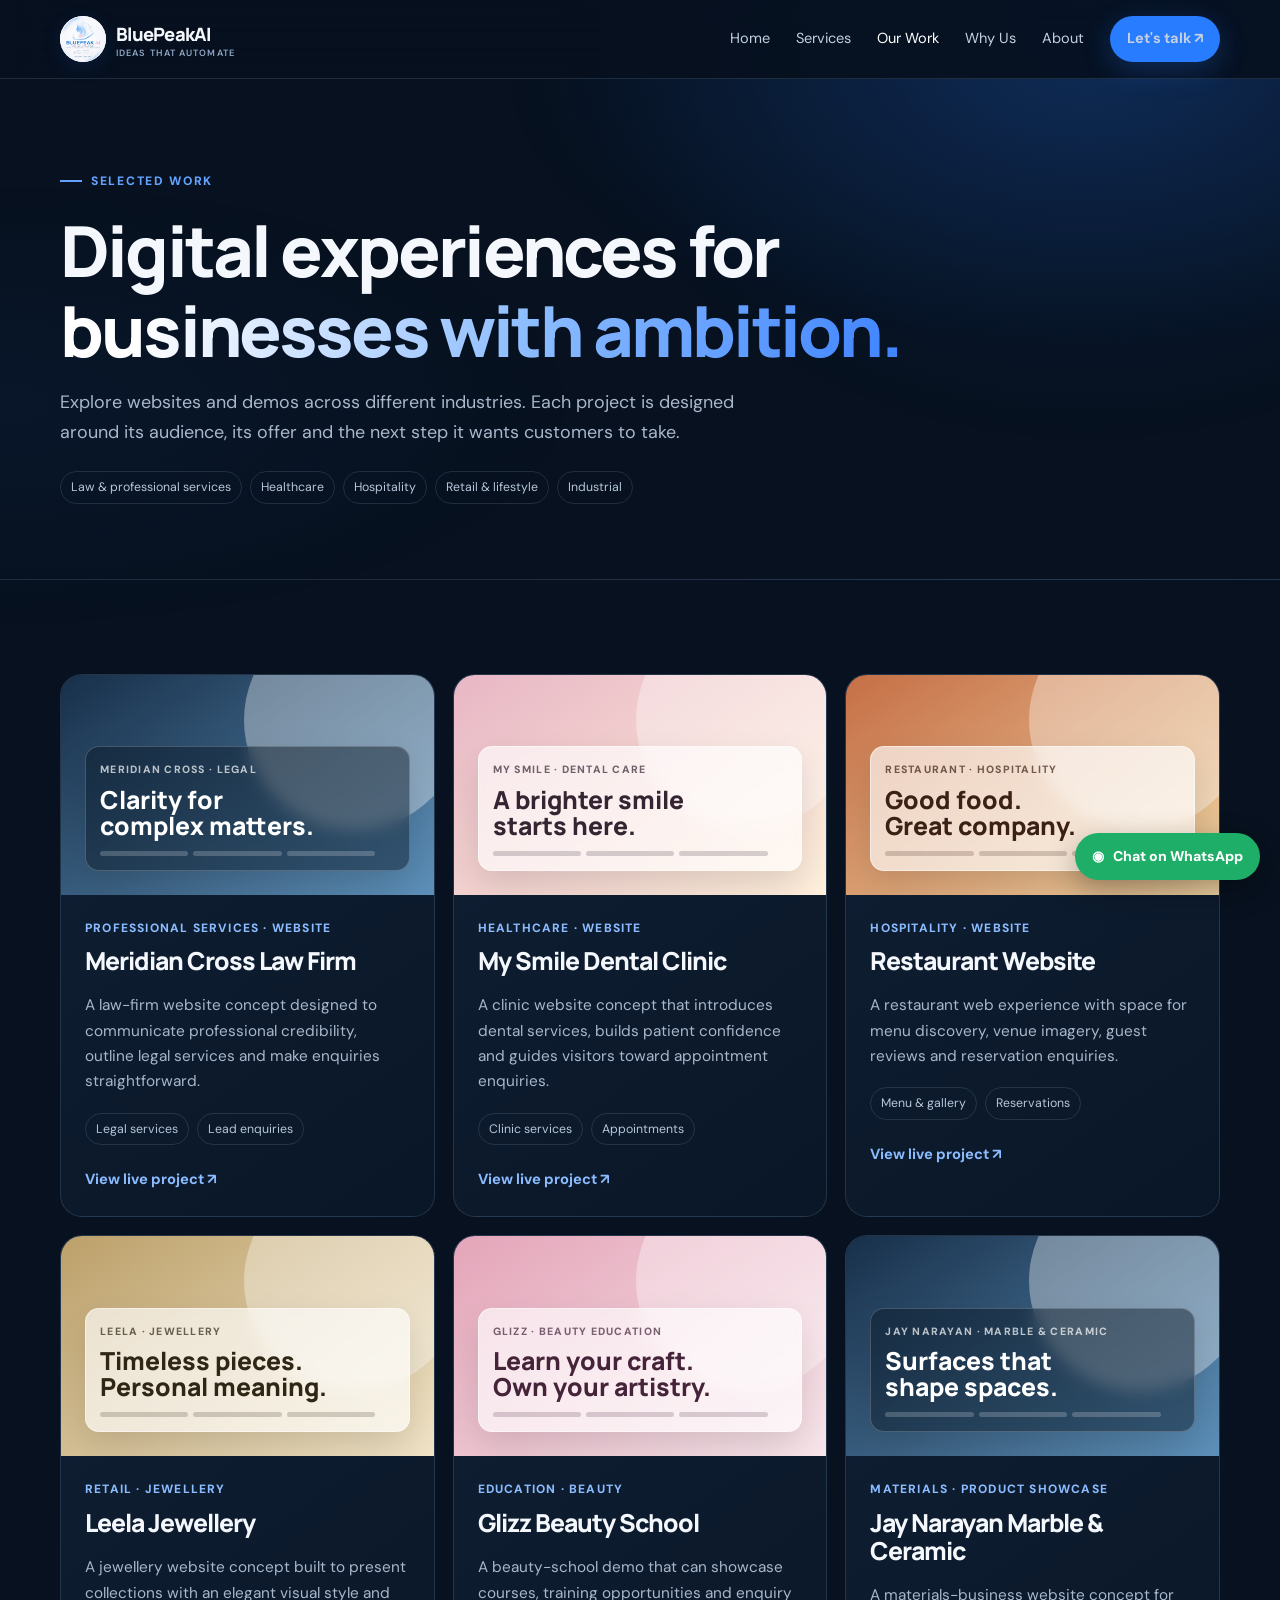
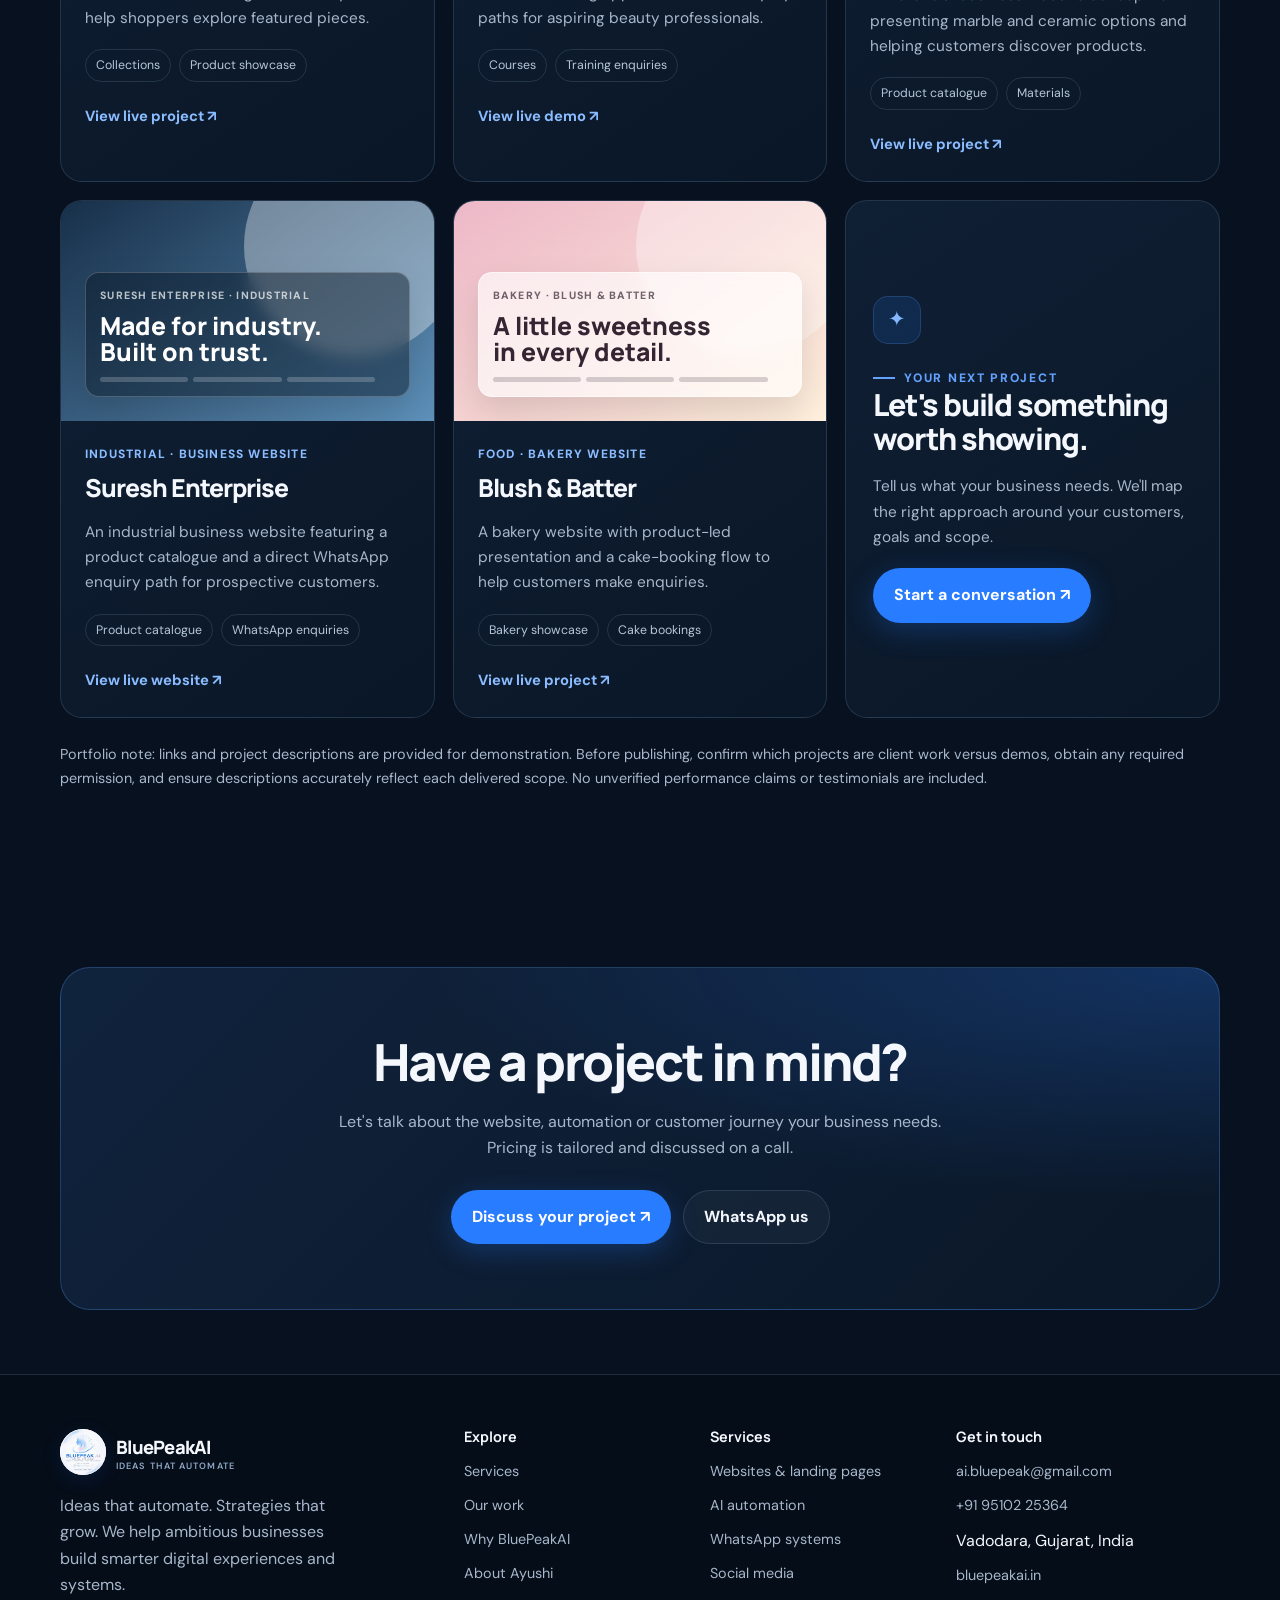
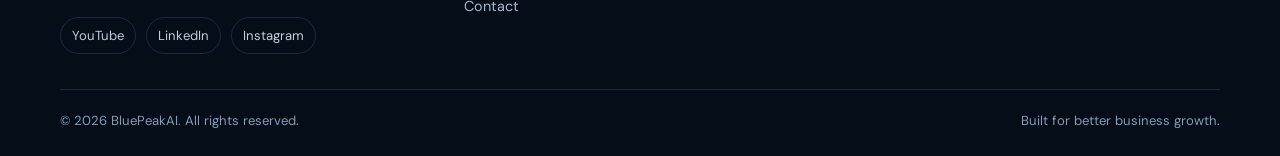
<file: work.html>
<!doctype html>
<html lang="en"><head>
<meta charset="utf-8"><meta name="viewport" content="width=device-width,initial-scale=1">
<title>Our Work & Portfolio | BluePeakAI</title>
<meta name="description" content="Explore BluePeakAI website projects and client work across law, healthcare, hospitality, jewellery, beauty education, industrial products, bakery and home materials.">
<link rel="canonical" href="https://bluepeakai.in/work.html"><meta name="theme-color" content="#07111f">
<meta property="og:title" content="Selected Work | BluePeakAI"><meta property="og:description" content="Websites and digital experiences designed around different business needs.">
<link rel="icon" href="assets/favicon.svg" type="image/svg+xml"><link rel="stylesheet" href="assets/styles.css">
</head><body>
<a class="skip-link" href="#main" style="position:absolute;left:-9999px;top:auto">Skip to content</a>
<div class="nav-wrap"><div class="container nav">
  <a class="brand" href="index.html" aria-label="BluePeakAI home"><img class="brand-logo" src="assets/bluepeakai-logo.jpg" alt="BluePeakAI logo"><span class="brand-wordmark">BluePeakAI<small>IDEAS THAT AUTOMATE</small></span></a>
  <button class="menu-toggle" type="button" aria-label="Open navigation menu" aria-expanded="false">☰</button>
  <nav class="nav-links" aria-label="Main navigation">
    <a data-page="index.html" href="index.html">Home</a><a data-page="services.html" href="services.html">Services</a><a data-page="work.html" href="work.html">Our Work</a><a data-page="why-us.html" href="why-us.html">Why Us</a><a data-page="about.html" href="about.html">About</a><a class="btn btn-primary nav-cta" data-page="contact.html" href="contact.html">Let's talk ↗</a>
  </nav>
</div></div>
<main id="main">
<section class="page-hero"><div class="container"><span class="eyebrow">Selected work</span><h1>Digital experiences for <span class="gradient-text">businesses with ambition.</span></h1><p>Explore websites and demos across different industries. Each project is designed around its audience, its offer and the next step it wants customers to take.</p><div class="tag-list" style="margin-top:24px"><span class="pill">Law & professional services</span><span class="pill">Healthcare</span><span class="pill">Hospitality</span><span class="pill">Retail & lifestyle</span><span class="pill">Industrial</span></div></div></section>
<section class="section"><div class="container">
<div class="grid-3">
<article class="card project-card reveal"><div class="project-art industrial"><div class="mock-window"><div class="mock-top">Meridian Cross · Legal</div><div class="mock-title">Clarity for<br>complex matters.</div><div class="mock-lines"><i></i><i></i><i></i></div></div></div><div class="project-body"><div class="project-meta">Professional services · Website</div><h2 style="font-size:1.55rem">Meridian Cross Law Firm</h2><p>A law-firm website concept designed to communicate professional credibility, outline legal services and make enquiries straightforward.</p><div class="tag-list"><span class="pill">Legal services</span><span class="pill">Lead enquiries</span></div><a class="text-link" href="https://meridian-cross-law-firm-1.vercel.app/" target="_blank" rel="noopener noreferrer">View live project ↗</a></div></article>

<article class="card project-card reveal"><div class="project-art"><div class="mock-window"><div class="mock-top">My Smile · Dental care</div><div class="mock-title">A brighter smile<br>starts here.</div><div class="mock-lines"><i></i><i></i><i></i></div></div></div><div class="project-body"><div class="project-meta">Healthcare · Website</div><h2 style="font-size:1.55rem">My Smile Dental Clinic</h2><p>A clinic website concept that introduces dental services, builds patient confidence and guides visitors toward appointment enquiries.</p><div class="tag-list"><span class="pill">Clinic services</span><span class="pill">Appointments</span></div><a class="text-link" href="https://my-smile-dental-clinic.vercel.app/" target="_blank" rel="noopener noreferrer">View live project ↗</a></div></article>

<article class="card project-card reveal"><div class="project-art restaurant"><div class="mock-window"><div class="mock-top">Restaurant · Hospitality</div><div class="mock-title">Good food.<br>Great company.</div><div class="mock-lines"><i></i><i></i><i></i></div></div></div><div class="project-body"><div class="project-meta">Hospitality · Website</div><h2 style="font-size:1.55rem">Restaurant Website</h2><p>A restaurant web experience with space for menu discovery, venue imagery, guest reviews and reservation enquiries.</p><div class="tag-list"><span class="pill">Menu & gallery</span><span class="pill">Reservations</span></div><a class="text-link" href="https://restaurant-gamma-ivory.vercel.app/" target="_blank" rel="noopener noreferrer">View live project ↗</a></div></article>

<article class="card project-card reveal"><div class="project-art" style="background:linear-gradient(145deg,#bca06a,#f1e4c7);color:#2f2616"><div class="mock-window"><div class="mock-top">Leela · Jewellery</div><div class="mock-title">Timeless pieces.<br>Personal meaning.</div><div class="mock-lines"><i></i><i></i><i></i></div></div></div><div class="project-body"><div class="project-meta">Retail · Jewellery</div><h2 style="font-size:1.55rem">Leela Jewellery</h2><p>A jewellery website concept built to present collections with an elegant visual style and help shoppers explore featured pieces.</p><div class="tag-list"><span class="pill">Collections</span><span class="pill">Product showcase</span></div><a class="text-link" href="https://leela-jewellery.vercel.app/" target="_blank" rel="noopener noreferrer">View live project ↗</a></div></article>

<article class="card project-card reveal"><div class="project-art" style="background:linear-gradient(145deg,#e4a5b9,#f8e6eb);color:#452339"><div class="mock-window"><div class="mock-top">Glizz · Beauty education</div><div class="mock-title">Learn your craft.<br>Own your artistry.</div><div class="mock-lines"><i></i><i></i><i></i></div></div></div><div class="project-body"><div class="project-meta">Education · Beauty</div><h2 style="font-size:1.55rem">Glizz Beauty School</h2><p>A beauty-school demo that can showcase courses, training opportunities and enquiry paths for aspiring beauty professionals.</p><div class="tag-list"><span class="pill">Courses</span><span class="pill">Training enquiries</span></div><a class="text-link" href="https://glizz-beauty-school-demo.vercel.app/" target="_blank" rel="noopener noreferrer">View live demo ↗</a></div></article>

<article class="card project-card reveal"><div class="project-art industrial"><div class="mock-window"><div class="mock-top">Jay Narayan · Marble & ceramic</div><div class="mock-title">Surfaces that<br>shape spaces.</div><div class="mock-lines"><i></i><i></i><i></i></div></div></div><div class="project-body"><div class="project-meta">Materials · Product showcase</div><h2 style="font-size:1.55rem">Jay Narayan Marble & Ceramic</h2><p>A materials-business website concept for presenting marble and ceramic options and helping customers discover products.</p><div class="tag-list"><span class="pill">Product catalogue</span><span class="pill">Materials</span></div><a class="text-link" href="https://jay-narayan-marble-ceramic.vercel.app/" target="_blank" rel="noopener noreferrer">View live project ↗</a></div></article>

<article class="card project-card reveal"><div class="project-art industrial"><div class="mock-window"><div class="mock-top">Suresh Enterprise · Industrial</div><div class="mock-title">Made for industry.<br>Built on trust.</div><div class="mock-lines"><i></i><i></i><i></i></div></div></div><div class="project-body"><div class="project-meta">Industrial · Business website</div><h2 style="font-size:1.55rem">Suresh Enterprise</h2><p>An industrial business website featuring a product catalogue and a direct WhatsApp enquiry path for prospective customers.</p><div class="tag-list"><span class="pill">Product catalogue</span><span class="pill">WhatsApp enquiries</span></div><a class="text-link" href="https://sureshenterprise.in/" target="_blank" rel="noopener noreferrer">View live website ↗</a></div></article>

<article class="card project-card reveal"><div class="project-art" style="background:linear-gradient(145deg,#edb8c8,#fff0dc);color:#352432"><div class="mock-window"><div class="mock-top">Bakery · Blush & Batter</div><div class="mock-title">A little sweetness<br>in every detail.</div><div class="mock-lines"><i></i><i></i><i></i></div></div></div><div class="project-body"><div class="project-meta">Food · Bakery website</div><h2 style="font-size:1.55rem">Blush & Batter</h2><p>A bakery website with product-led presentation and a cake-booking flow to help customers make enquiries.</p><div class="tag-list"><span class="pill">Bakery showcase</span><span class="pill">Cake bookings</span></div><a class="text-link" href="https://bakery-mu-eosin.vercel.app/" target="_blank" rel="noopener noreferrer">View live project ↗</a></div></article>

<article class="card reveal" style="display:flex;flex-direction:column;justify-content:center;min-height:300px"><div class="icon-box">✦</div><span class="eyebrow">Your next project</span><h2 style="font-size:1.9rem">Let's build something worth showing.</h2><p>Tell us what your business needs. We'll map the right approach around your customers, goals and scope.</p><a class="btn btn-primary" href="contact.html" style="align-self:flex-start">Start a conversation ↗</a></article>
</div>
<p class="small muted" style="margin-top:25px">Portfolio note: links and project descriptions are provided for demonstration. Before publishing, confirm which projects are client work versus demos, obtain any required permission, and ensure descriptions accurately reflect each delivered scope. No unverified performance claims or testimonials are included.</p>
</div></section>
<section class="section-sm"><div class="container"><div class="cta-panel reveal"><h2>Have a project in mind?</h2><p>Let's talk about the website, automation or customer journey your business needs. Pricing is tailored and discussed on a call.</p><div class="btn-row" style="justify-content:center"><a class="btn btn-primary" href="contact.html">Discuss your project ↗</a><a class="btn btn-secondary" href="https://wa.me/919510225364?text=Hi%20BluePeakAI%2C%20I%27d%20like%20to%20discuss%20a%20project." target="_blank" rel="noopener noreferrer">WhatsApp us</a></div></div></div></section>
</main>
<footer class="footer"><div class="container"><div class="footer-grid">
<div><a class="brand" href="index.html"><img class="brand-logo" src="assets/bluepeakai-logo.jpg" alt="BluePeakAI logo"><span class="brand-wordmark">BluePeakAI<small>IDEAS THAT AUTOMATE</small></span></a><p style="margin-top:18px;max-width:300px">Ideas that automate. Strategies that grow. We help ambitious businesses build smarter digital experiences and systems.</p><div class="social-row"><a href="https://www.youtube.com/@BusinessByAyushi" target="_blank" rel="noopener">YouTube</a><a href="https://www.linkedin.com/in/ayushi-shah-a05116354" target="_blank" rel="noopener">LinkedIn</a><a href="https://www.instagram.com/businessby_ayushi" target="_blank" rel="noopener">Instagram</a></div></div>
<div><h4>Explore</h4><div class="footer-links"><a href="services.html">Services</a><a href="work.html">Our work</a><a href="why-us.html">Why BluePeakAI</a><a href="about.html">About Ayushi</a><a href="contact.html">Contact</a></div></div>
<div><h4>Services</h4><div class="footer-links"><a href="services.html#websites">Websites & landing pages</a><a href="services.html#automation">AI automation</a><a href="services.html#whatsapp">WhatsApp systems</a><a href="services.html#social">Social media</a></div></div>
<div><h4>Get in touch</h4><div class="footer-links"><a href="mailto:ai.bluepeak@gmail.com">ai.bluepeak@gmail.com</a><a href="https://wa.me/919510225364" target="_blank" rel="noopener">+91 95102 25364</a><span>Vadodara, Gujarat, India</span><a href="https://bluepeakai.in">bluepeakai.in</a></div></div>
</div><div class="footer-bottom"><span>© <span data-year>2026</span> BluePeakAI. All rights reserved.</span><span>Built for better business growth.</span></div></div></footer>
<a class="whatsapp-float" href="https://wa.me/919510225364?text=Hi%20BluePeakAI%2C%20I%27d%20like%20to%20discuss%20a%20project." target="_blank" rel="noopener" aria-label="Chat with BluePeakAI on WhatsApp">◉ <span>Chat on WhatsApp</span></a>
<script src="assets/script.js" defer></script>
</body></html>
</file>
<file: assets/styles.css>
@import url('https://fonts.googleapis.com/css2?family=DM+Sans:wght@400;500;600;700&family=Manrope:wght@400;500;600;700;800&display=swap');
:root{--bg:#07111f;--bg2:#0b1728;--panel:#101f33;--panel2:#13243a;--blue:#287cff;--blue2:#63a3ff;--text:#f4f7fc;--muted:#a8b7cb;--line:rgba(180,205,239,.15);--white:#fff;--radius:22px;--max:1160px;--shadow:0 22px 70px rgba(0,0,0,.25)}
*{box-sizing:border-box}html{scroll-behavior:smooth;scroll-padding-top:95px}body{margin:0;background:var(--bg);color:var(--text);font-family:"DM Sans",sans-serif;line-height:1.65}body:before{content:"";position:fixed;inset:0;pointer-events:none;z-index:-1;background:radial-gradient(ellipse at 85% 0%,rgba(40,124,255,.13),transparent 35%),radial-gradient(ellipse at 0% 45%,rgba(34,91,177,.08),transparent 32%)}a{color:inherit;text-decoration:none}img{max-width:100%;display:block}button,input,textarea,select{font:inherit}.container{width:min(var(--max),calc(100% - 40px));margin-inline:auto}.section{padding:94px 0}.section-sm{padding:64px 0}.eyebrow{display:inline-flex;align-items:center;gap:9px;color:var(--blue2);font-size:.76rem;font-weight:800;letter-spacing:.14em;text-transform:uppercase}.eyebrow:before{content:"";width:22px;height:2px;background:var(--blue2)}h1,h2,h3,h4{font-family:Manrope,sans-serif;line-height:1.13;letter-spacing:-.04em;margin:0 0 18px}h1{font-size:clamp(2.8rem,6vw,5.35rem);font-weight:800}h2{font-size:clamp(2rem,4vw,3.25rem);font-weight:800}h3{font-size:1.25rem;letter-spacing:-.025em}p{margin:0 0 18px;color:var(--muted)}.lead{font-size:clamp(1.05rem,1.8vw,1.25rem);max-width:690px}.section-head{max-width:720px;margin-bottom:42px}.section-head p{font-size:1.05rem}.gradient-text{background:linear-gradient(100deg,#fff 10%,#8bbcff 56%,#3e83ff);-webkit-background-clip:text;background-clip:text;color:transparent}.muted{color:var(--muted)}.small{font-size:.9rem}.btn{display:inline-flex;align-items:center;justify-content:center;gap:10px;border:1px solid transparent;border-radius:999px;padding:13px 20px;font-weight:700;cursor:pointer;transition:transform .2s,background .2s,border-color .2s}.btn:hover{transform:translateY(-2px)}.btn-primary{background:var(--blue);color:white;box-shadow:0 8px 28px rgba(40,124,255,.25)}.btn-primary:hover{background:#438aff}.btn-secondary{border-color:var(--line);background:rgba(255,255,255,.035);color:var(--text)}.btn-secondary:hover{border-color:rgba(99,163,255,.65)}.btn-row{display:flex;flex-wrap:wrap;gap:12px;margin-top:28px}.nav-wrap{position:sticky;top:0;z-index:20;background:rgba(7,17,31,.82);backdrop-filter:blur(18px);border-bottom:1px solid var(--line)}.nav{height:78px;display:flex;align-items:center;justify-content:space-between;gap:24px}.brand{display:flex;align-items:center;gap:11px;font-family:Manrope,sans-serif;font-weight:800;font-size:1.15rem;letter-spacing:-.04em}.brand-mark{width:39px;height:39px;display:grid;place-items:center;border-radius:13px;background:linear-gradient(145deg,#4590ff,#1557cb);box-shadow:0 8px 24px rgba(40,124,255,.25);color:white}.brand small{display:block;font:600 .57rem "DM Sans",sans-serif;letter-spacing:.12em;color:#91a8c7;margin-top:-3px}.nav-links{display:flex;align-items:center;gap:26px}.nav-links a{font-size:.91rem;color:#c4d0e0;transition:color .2s}.nav-links a:hover,.nav-links a[aria-current=page]{color:white}.nav-cta{padding:10px 16px;font-size:.88rem}.menu-toggle{display:none;border:1px solid var(--line);background:transparent;color:white;border-radius:10px;padding:8px 11px}.hero{padding:76px 0 80px;position:relative;overflow:hidden}.hero-grid{display:grid;grid-template-columns:1.05fr .95fr;gap:50px;align-items:center}.hero-copy h1{margin-top:22px}.hero-copy .lead{margin-top:20px}.hero-art{min-height:430px;position:relative;display:grid;place-items:center}.orb{position:absolute;width:370px;height:370px;border-radius:50%;background:radial-gradient(circle at 35% 28%,rgba(84,161,255,.65),rgba(26,90,194,.25) 35%,rgba(7,17,31,0) 69%);filter:blur(2px)}.orbit{position:absolute;border:1px solid rgba(99,163,255,.27);border-radius:50%;transform:rotate(-24deg)}.orbit.one{width:420px;height:170px}.orbit.two{width:420px;height:170px;transform:rotate(58deg)}.orbit.three{width:320px;height:320px}.core-card{position:relative;width:min(100%,350px);padding:25px;border:1px solid rgba(140,187,255,.25);border-radius:25px;background:linear-gradient(145deg,rgba(21,43,72,.88),rgba(8,20,36,.92));box-shadow:var(--shadow);backdrop-filter:blur(12px)}.core-top{display:flex;justify-content:space-between;align-items:center;margin-bottom:26px}.live{display:inline-flex;align-items:center;gap:7px;font-size:.75rem;color:#8be4bb}.live:before{content:"";width:7px;height:7px;border-radius:50%;background:#57d69a;box-shadow:0 0 12px #57d69a}.metric{padding:15px;border-radius:16px;background:rgba(255,255,255,.04);border:1px solid var(--line);margin-top:12px}.metric span{display:block;font-size:.78rem;color:var(--muted)}.metric strong{font:700 1.25rem Manrope,sans-serif}.metric-bar{height:5px;background:#263d5b;border-radius:10px;margin-top:12px;overflow:hidden}.metric-bar i{display:block;height:100%;width:74%;background:linear-gradient(90deg,#287cff,#83b8ff);border-radius:10px}.float-tag{position:absolute;z-index:2;padding:12px 15px;background:#10233b;border:1px solid var(--line);border-radius:14px;box-shadow:var(--shadow);font-size:.84rem}.float-tag b{color:#8bbcff}.tag-a{top:55px;left:0}.tag-b{bottom:50px;right:0}.trust-strip{border-block:1px solid var(--line);padding:22px 0;background:rgba(255,255,255,.018)}.trust-inner{display:flex;align-items:center;justify-content:space-between;gap:20px;flex-wrap:wrap}.trust-inner span{color:#9fb1c8;font-size:.86rem}.trust-inner strong{color:#e5edf8;font-size:.95rem}.grid-3{display:grid;grid-template-columns:repeat(3,1fr);gap:18px}.grid-2{display:grid;grid-template-columns:repeat(2,1fr);gap:18px}.card{background:linear-gradient(145deg,rgba(17,34,56,.86),rgba(10,24,41,.86));border:1px solid var(--line);border-radius:var(--radius);padding:27px;transition:transform .25s,border-color .25s;min-width:0}.card:hover{transform:translateY(-4px);border-color:rgba(99,163,255,.42)}.icon-box{width:48px;height:48px;display:grid;place-items:center;border-radius:15px;background:rgba(40,124,255,.14);border:1px solid rgba(99,163,255,.2);color:#83b8ff;font-size:1.3rem;margin-bottom:24px}.card p{font-size:.96rem}.text-link{display:inline-flex;align-items:center;gap:8px;color:#8bbcff;font-weight:700;font-size:.92rem;margin-top:5px}.text-link:hover{color:white}.split{display:grid;grid-template-columns:1fr 1fr;gap:60px;align-items:center}.visual-panel{min-height:360px;border:1px solid var(--line);border-radius:28px;padding:25px;position:relative;overflow:hidden;background:radial-gradient(ellipse at 60% 10%,rgba(40,124,255,.25),transparent 55%),linear-gradient(145deg,#10213a,#091522)}.visual-panel:after{content:"";position:absolute;inset:20px;border:1px solid rgba(128,180,255,.12);border-radius:20px;pointer-events:none}.process-step{display:flex;gap:17px;padding:17px 0;border-bottom:1px solid var(--line)}.process-step:last-child{border-bottom:0}.step-number{flex:0 0 38px;height:38px;display:grid;place-items:center;border:1px solid rgba(99,163,255,.3);border-radius:12px;color:#8bbcff;font-weight:800}.process-step h3{margin:2px 0 5px}.process-step p{margin:0;font-size:.92rem}.project-card{padding:0;overflow:hidden}.project-art{min-height:220px;padding:24px;display:flex;align-items:flex-end;position:relative;overflow:hidden;background:linear-gradient(145deg,#e8b7c5,#fff0dc);color:#352432}.project-art:before{content:"";position:absolute;width:220px;height:220px;border-radius:50%;background:rgba(255,255,255,.35);top:-65px;right:-30px}.project-art.industrial{background:linear-gradient(145deg,#172f49,#5e91ba);color:white}.project-art.restaurant{background:linear-gradient(145deg,#c66f46,#f0d3a2);color:#3a2015}.mock-window{position:relative;z-index:1;width:100%;border:1px solid rgba(255,255,255,.5);border-radius:14px;padding:14px;background:rgba(255,255,255,.65);backdrop-filter:blur(8px);box-shadow:0 15px 35px rgba(0,0,0,.12)}.industrial .mock-window{background:rgba(5,18,31,.45);border-color:rgba(255,255,255,.2)}.mock-top{font-size:.66rem;letter-spacing:.12em;font-weight:800;text-transform:uppercase;opacity:.7}.mock-title{font:800 1.55rem Manrope,sans-serif;line-height:1.05;margin:8px 0}.mock-lines{display:flex;gap:5px;margin-top:12px}.mock-lines i{height:5px;border-radius:8px;background:currentColor;opacity:.2;width:30%}.project-body{padding:24px}.project-meta{font-size:.75rem;letter-spacing:.1em;text-transform:uppercase;color:#8bbcff;font-weight:800;margin-bottom:9px}.tag-list{display:flex;gap:8px;flex-wrap:wrap;margin:17px 0}.pill{border:1px solid var(--line);border-radius:999px;padding:5px 10px;color:#b7c7da;font-size:.77rem}.cta-panel{padding:clamp(30px,6vw,65px);border:1px solid rgba(99,163,255,.26);border-radius:30px;background:radial-gradient(ellipse at 100% 0%,rgba(40,124,255,.25),transparent 48%),linear-gradient(135deg,#10233d,#0a1727);text-align:center}.cta-panel h2{max-width:750px;margin-inline:auto}.cta-panel p{max-width:640px;margin:0 auto}.page-hero{padding:85px 0 58px;border-bottom:1px solid var(--line);background:radial-gradient(ellipse at 85% 0%,rgba(40,124,255,.14),transparent 38%)}.page-hero h1{font-size:clamp(2.7rem,5.5vw,4.5rem);margin-top:20px;max-width:900px}.page-hero p{max-width:720px;font-size:1.12rem}.service-detail{display:grid;grid-template-columns:.65fr 1.35fr;gap:30px;padding:32px 0;border-bottom:1px solid var(--line)}.service-detail:last-child{border-bottom:0}.service-detail h2{font-size:1.65rem}.check-list{padding:0;margin:15px 0 0;list-style:none;display:grid;gap:9px}.check-list li{color:#c1cede;display:flex;gap:10px}.check-list li:before{content:"✓";color:#70adff;font-weight:800}.founder-card{display:grid;grid-template-columns:.8fr 1.2fr;gap:38px;align-items:center}.founder-visual{min-height:360px;display:grid;place-items:center;text-align:center;border:1px solid var(--line);border-radius:26px;background:radial-gradient(circle at 50% 28%,rgba(69,144,255,.34),transparent 40%),linear-gradient(145deg,#132944,#081421);padding:25px}.avatar-mark{width:135px;height:135px;border-radius:50%;display:grid;place-items:center;font:800 2.8rem Manrope,sans-serif;color:white;background:linear-gradient(145deg,#4b99ff,#184da9);border:5px solid rgba(255,255,255,.12);box-shadow:0 20px 60px rgba(0,0,0,.3);margin:0 auto 22px}.founder-visual p{margin:0}.form-wrap{display:grid;grid-template-columns:.8fr 1.2fr;gap:32px;align-items:start}.contact-method{display:flex;gap:14px;align-items:flex-start;padding:18px 0;border-bottom:1px solid var(--line)}.contact-method:last-child{border-bottom:0}.contact-method .icon-box{margin:0;flex:0 0 46px;width:46px;height:46px}.form-card{padding:30px;border:1px solid var(--line);border-radius:24px;background:rgba(16,31,51,.8)}.field{display:grid;gap:8px;margin-bottom:18px}.field label{font-size:.9rem;color:#dbe5f2;font-weight:600}.field input,.field textarea,.field select{width:100%;background:#081625;border:1px solid rgba(180,205,239,.2);border-radius:12px;color:white;padding:13px 14px;outline:none}.field input:focus,.field textarea:focus,.field select:focus{border-color:#438aff;box-shadow:0 0 0 3px rgba(40,124,255,.13)}.field textarea{min-height:125px;resize:vertical}.field select option{background:#081625}.form-note{font-size:.82rem;color:#94a9c3;margin-top:12px}.faq-item{border-bottom:1px solid var(--line);padding:21px 0}.faq-item summary{font-weight:700;cursor:pointer;list-style:none;display:flex;justify-content:space-between;gap:20px}.faq-item summary:after{content:"+";color:#8bbcff;font-size:1.3rem}.faq-item[open] summary:after{content:"−"}.faq-item p{margin:14px 0 0}.footer{border-top:1px solid var(--line);padding:54px 0 24px;background:rgba(2,9,17,.4)}.footer-grid{display:grid;grid-template-columns:1.4fr .8fr .8fr 1fr;gap:34px;padding-bottom:35px}.footer h4{font-size:.9rem;letter-spacing:0;margin-bottom:15px}.footer-links{display:grid;gap:10px}.footer-links a{font-size:.9rem;color:#a8b7cb}.footer-links a:hover{color:white}.footer-bottom{border-top:1px solid var(--line);padding-top:20px;display:flex;justify-content:space-between;gap:18px;flex-wrap:wrap;color:#879bb5;font-size:.82rem}.social-row{display:flex;gap:10px;flex-wrap:wrap;margin-top:18px}.social-row a{border:1px solid var(--line);border-radius:999px;padding:7px 11px;font-size:.82rem;color:#c1cede}.whatsapp-float{position:fixed;bottom:20px;right:20px;z-index:18;display:flex;align-items:center;gap:9px;background:#1fae68;color:#fff;padding:12px 17px;border-radius:999px;font-weight:800;box-shadow:0 10px 30px rgba(0,0,0,.3);font-size:.88rem}.whatsapp-float:hover{background:#17965a}.reveal{opacity:0;transform:translateY(18px);transition:opacity .65s ease,transform .65s ease}.reveal.visible{opacity:1;transform:none}.center{text-align:center}.center .section-head{margin-inline:auto}.notice{padding:15px 17px;border:1px solid rgba(99,163,255,.25);border-radius:13px;background:rgba(40,124,255,.08);color:#c7d9f0;font-size:.91rem}
@media(max-width:900px){.hero-grid,.split,.founder-card,.form-wrap{grid-template-columns:1fr}.hero-grid{gap:20px}.hero-art{min-height:360px}.hero-copy{max-width:780px}.grid-3{grid-template-columns:repeat(2,1fr)}.footer-grid{grid-template-columns:repeat(2,1fr)}.service-detail{grid-template-columns:1fr;gap:5px}.founder-visual{min-height:290px}.tag-a{left:5%}.tag-b{right:5%}}
@media(max-width:680px){.container{width:min(var(--max),calc(100% - 30px))}.section{padding:68px 0}.section-sm{padding:48px 0}.nav{height:70px}.menu-toggle{display:block}.nav-links{display:none;position:absolute;top:69px;left:0;right:0;padding:18px 20px 22px;background:#091625;border-bottom:1px solid var(--line);flex-direction:column;align-items:stretch;gap:0}.nav-links.open{display:flex}.nav-links a{padding:12px 4px;border-bottom:1px solid rgba(180,205,239,.08)}.nav-links .nav-cta{margin-top:12px;text-align:center;border:0}.hero{padding:55px 0 60px}.hero-art{min-height:320px;overflow:hidden}.orb{width:280px;height:280px}.orbit.one,.orbit.two{width:310px;height:130px}.orbit.three{width:250px;height:250px}.core-card{width:290px;padding:19px}.float-tag{font-size:.75rem;padding:9px 11px}.tag-a{top:18px}.tag-b{bottom:18px}.grid-3,.grid-2{grid-template-columns:1fr}.card{padding:23px}.project-art{min-height:195px}.footer-grid{grid-template-columns:1fr 1fr;gap:25px}.footer-grid>div:first-child{grid-column:1/-1}.page-hero{padding:62px 0 42px}.form-card{padding:22px}.whatsapp-float{right:12px;bottom:12px;padding:11px 14px}.trust-inner{justify-content:flex-start}.trust-inner span{width:100%}}
@media(prefers-reduced-motion:reduce){*,*:before,*:after{scroll-behavior:auto!important;transition:none!important}.reveal{opacity:1;transform:none}}

/* Brand assets and founder portrait */
.brand{gap:10px}.brand-logo{width:46px;height:46px;object-fit:contain;border-radius:50%;background:#fff;box-shadow:0 5px 20px rgba(40,124,255,.13)}.brand-wordmark{display:block}.brand-wordmark small{display:block}.founder-photo-wrap{display:block;min-height:0;padding:0;overflow:hidden;text-align:left;background:#0c1a2b}.founder-photo{width:100%;aspect-ratio:4/5;max-height:520px;object-fit:cover;object-position:center 35%}.founder-photo-caption{padding:20px 22px 22px;display:grid;gap:4px;background:linear-gradient(120deg,rgba(14,35,60,.98),rgba(7,17,31,.98))}.founder-photo-caption strong{font:800 1.08rem Manrope,sans-serif;color:#f4f8ff}.founder-photo-caption span{font-size:.86rem;color:#9fb4ce}.why-grid{display:grid;grid-template-columns:repeat(2,minmax(0,1fr));gap:18px}.why-card{padding:28px;border:1px solid var(--line);border-radius:22px;background:linear-gradient(145deg,rgba(17,34,56,.9),rgba(10,24,41,.82))}.why-number{font:800 .78rem Manrope,sans-serif;letter-spacing:.14em;color:#8bbcff;margin-bottom:22px}.why-card h3{font-size:1.35rem}.principle-strip{display:flex;flex-wrap:wrap;gap:10px;margin-top:22px}.principle-strip span{border:1px solid rgba(99,163,255,.24);border-radius:999px;padding:8px 13px;color:#c8d8ed;background:rgba(40,124,255,.06);font-size:.85rem}.why-statement{padding:clamp(30px,6vw,60px);border:1px solid rgba(99,163,255,.24);border-radius:28px;background:radial-gradient(ellipse at 100% 0%,rgba(40,124,255,.18),transparent 50%),linear-gradient(135deg,#10233d,#0a1727)}@media(max-width:760px){.brand-logo{width:40px;height:40px}.why-grid{grid-template-columns:1fr}.founder-photo{aspect-ratio:4/3;max-height:420px}}

/* Final responsive founder section fix: keep the full supplied portrait visible and prevent desktop overflow. */
.founder-card{grid-template-columns:minmax(0,.9fr) minmax(0,1.1fr);gap:clamp(24px,4vw,48px);width:100%;}
.founder-card>*{min-width:0;}
.founder-card h2,.founder-card p{max-width:100%;overflow-wrap:anywhere;}
.founder-photo-wrap{width:100%;min-width:0;}
.founder-photo{width:100%;height:auto;aspect-ratio:auto;max-height:none;object-fit:contain;object-position:center;}
@media(max-width:900px){.founder-card{grid-template-columns:minmax(0,1fr);}.founder-card h2{font-size:clamp(2rem,7vw,3rem);}}
@media(max-width:520px){.founder-photo-caption{padding:16px;}.founder-photo-caption span{overflow-wrap:anywhere;}.founder-card .btn-row .btn{max-width:100%;white-space:normal;}}
</file>
